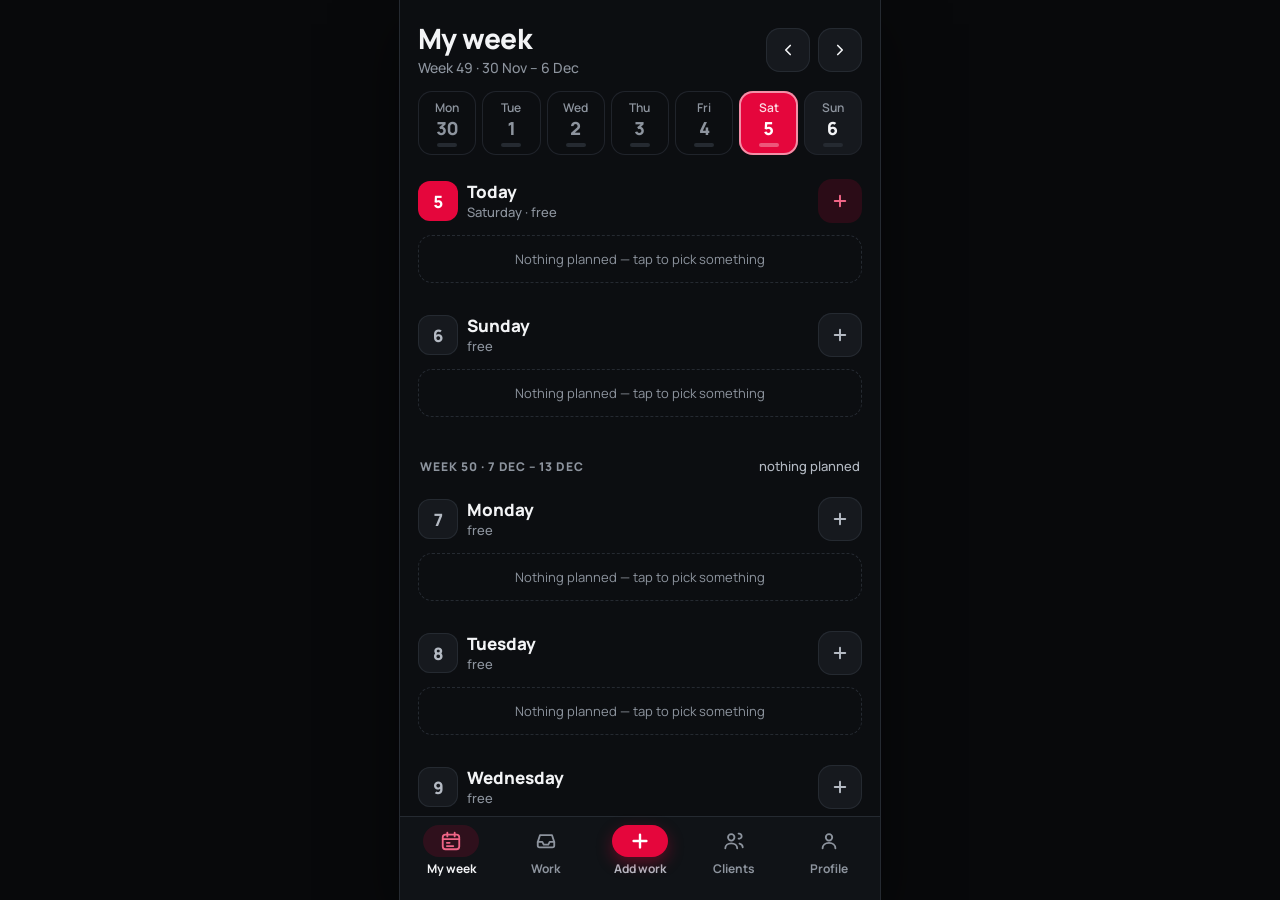
<file: index.html>
<!doctype html>
<html lang="en" data-theme="dark">
<head>
<meta charset="utf-8">
<!-- user-scalable=no: this is a phone app, and pinch-zoom over a fixed navbar
     only ever leaves people stranded half-zoomed. -->
<meta name="viewport" content="width=device-width, initial-scale=1, maximum-scale=1, user-scalable=no, viewport-fit=cover">
<meta name="theme-color" content="#0C0E11">
<meta name="description" content="MB app demo — incoming work in, a planned week out.">
<meta name="apple-mobile-web-app-capable" content="yes">
<meta name="apple-mobile-web-app-status-bar-style" content="black-translucent">
<title>MB app (demo)</title>
<link rel="manifest" href="manifest.webmanifest">
<link rel="icon" href="assets/icon.svg" type="image/svg+xml">
<link rel="apple-touch-icon" href="assets/icon.svg">
<link rel="preconnect" href="https://fonts.googleapis.com">
<link rel="preconnect" href="https://fonts.gstatic.com" crossorigin>
<link href="https://fonts.googleapis.com/css2?family=Manrope:wght@400;500;600;700;800&family=Montserrat:wght@700;800&display=swap" rel="stylesheet">
<link rel="stylesheet" href="style.css">
</head>
<body>

<div id="boot">
  <div class="bootMark">
    <i>MB</i>
    <span class="bootName">MB app<small>demo</small></span>
  </div>
</div>

<div id="app" hidden>

  <main id="main">

    <!-- ============ PAGE 1 — MY WEEK ============ -->
    <section class="page" data-page="week">
      <header class="hdr">
        <div class="hdrTop">
          <div class="hdrText">
            <h1 class="hdrTitle">My week</h1>
            <p class="hdrSub" data-role="weekLabel">—</p>
          </div>
          <div class="stepper">
            <button class="iconBtn" data-act="prevWeek" aria-label="Previous week">
              <svg viewBox="0 0 24 24" fill="none" stroke="currentColor" stroke-width="2.2" stroke-linecap="round" stroke-linejoin="round"><path d="M15 18l-6-6 6-6"/></svg>
            </button>
            <button class="iconBtn" data-act="nextWeek" aria-label="Next week">
              <svg viewBox="0 0 24 24" fill="none" stroke="currentColor" stroke-width="2.2" stroke-linecap="round" stroke-linejoin="round"><path d="M9 18l6-6-6-6"/></svg>
            </button>
          </div>
        </div>
        <!-- One button per day, built by the page: tap one to jump to it. -->
        <div class="weekStrip" data-role="weekStrip"></div>
        <!-- Floats over the list (see .todayJump) whenever another week is
             scrolled into view, so it never pushes the list around. -->
        <button class="todayJump" data-act="thisWeek" hidden>
          <svg viewBox="0 0 24 24" fill="none" stroke="currentColor" stroke-width="2.2" stroke-linecap="round" stroke-linejoin="round"><path d="M3 12h13M11 7l5 5-5 5M20 5v14"/></svg>
          Back to today
        </button>
      </header>

      <div class="body" data-role="weekBody"></div>
    </section>

    <!-- ============ PAGE 2 — WORK ============ -->
    <section class="page" data-page="work">
      <header class="hdr">
        <div class="hdrTop">
          <div class="hdrText">
            <h1 class="hdrTitle">Work</h1>
            <p class="hdrSub" data-role="workSub">—</p>
          </div>
        </div>

        <!-- Always out: searching is how you find the job someone is calling
             about, so it should not hide behind an icon. -->
        <div class="searchWrap">
          <svg class="searchIcon" viewBox="0 0 24 24" fill="none" stroke="currentColor" stroke-width="2.2" stroke-linecap="round"><circle cx="11" cy="11" r="7"/><path d="m20 20-3.5-3.5"/></svg>
          <input class="searchInp" data-role="search" type="search" placeholder="Title, client or place…" autocomplete="off" aria-label="Search work">
          <button class="searchClear" data-act="clearSearch" data-role="searchClear" aria-label="Clear search" hidden>&times;</button>
        </div>

        <!-- One chip per status, built by the page so the labels and colours
             only ever live in one place. -->
        <div class="filterRow" data-role="filters"></div>
      </header>

      <div class="body" data-role="workBody">
        <div class="sortRow">
          <span>Sorted by <b data-role="sortLabel">oldest first</b></span>
          <button class="iconBtn small" data-act="sort" aria-label="Change sorting">
            <svg viewBox="0 0 24 24" fill="none" stroke="currentColor" stroke-width="2.2" stroke-linecap="round"><path d="M4 7h16M7 12h10M10 17h4"/></svg>
          </button>
        </div>
        <div data-role="workList"></div>
      </div>
    </section>

    <!-- ============ PAGE 3 — ADD WORK ============ -->
    <section class="page" data-page="add">
      <header class="hdr">
        <div class="hdrTop">
          <div class="hdrText">
            <h1 class="hdrTitle">New job</h1>
            <p class="hdrSub">Only the title is needed</p>
          </div>
          <button class="iconBtn" data-act="resetForm" aria-label="Empty the form">
            <svg viewBox="0 0 24 24" fill="none" stroke="currentColor" stroke-width="2.2" stroke-linecap="round" stroke-linejoin="round"><path d="M3 5.5h18M8 5.5V3.5h8v2M6 5.5l1 14a2 2 0 0 0 2 1.9h6a2 2 0 0 0 2-1.9l1-14"/></svg>
          </button>
        </div>
      </header>

      <!-- Only the form scrolls; the save buttons stay pinned beneath it. -->
      <div class="body hasPinned" data-role="addBody">
        <div class="hint" data-role="addHint">
          <svg class="hintIcon" viewBox="0 0 24 24" fill="none" stroke="currentColor" stroke-width="2.2" stroke-linecap="round"><circle cx="12" cy="12" r="9"/><path d="M12 16.5v-5M12 8h.01"/></svg>
          <span>On the phone with someone? <b>The title is all you need.</b> Save it now and plan it straight away — anything else can be filled in later, or never.</span>
          <button class="hintClose" data-act="dismissHint" aria-label="Don't show this again">
            <svg viewBox="0 0 24 24" fill="none" stroke="currentColor" stroke-width="2.6" stroke-linecap="round"><path d="M6 6l12 12M18 6L6 18"/></svg>
          </button>
        </div>

        <div data-role="addForm"></div>
      </div>

      <div class="pinnedActions">
        <button class="btn primary" data-act="save">
          <svg viewBox="0 0 24 24" fill="none" stroke="currentColor" stroke-width="2.6" stroke-linecap="round" stroke-linejoin="round"><path d="M20 6 9 17l-5-5"/></svg>
          Save
        </button>
        <button class="btn outline" data-act="saveAndPlan">
          <svg viewBox="0 0 24 24" fill="none" stroke="currentColor" stroke-width="2.2" stroke-linecap="round"><rect x="3.5" y="5" width="17" height="16" rx="3"/><path d="M8 3v4M16 3v4M3.5 10h17"/></svg>
          Save &amp; plan it now
        </button>
      </div>
    </section>

    <!-- ============ PAGE 4 — CLIENTS ============ -->
    <section class="page" data-page="clients">
      <header class="hdr">
        <div class="hdrTop">
          <div class="hdrText">
            <h1 class="hdrTitle">Clients</h1>
            <p class="hdrSub" data-role="clientsSub">—</p>
          </div>
          <!-- The same picker a job uses: it searches and it can create one,
               so this page needs no search field of its own. -->
          <button class="iconBtn" data-act="openPicker" aria-label="Find or add a client">
            <svg viewBox="0 0 24 24" fill="none" stroke="currentColor" stroke-width="2.2" stroke-linecap="round"><circle cx="11" cy="11" r="7"/><path d="m20 20-3.5-3.5"/></svg>
          </button>
        </div>
      </header>

      <div class="body" data-role="clientsBody"></div>
    </section>

    <!-- ============ PAGE 5 — PROFILE ============ -->
    <section class="page" data-page="profile">
      <header class="hdr">
        <div class="hdrTop">
          <div class="hdrText">
            <h1 class="hdrTitle">Profile</h1>
            <p class="hdrSub">This demo, and your data</p>
          </div>
        </div>
      </header>

      <div class="body" data-role="profileBody"></div>
    </section>

  </main>

  <!-- ============ BOTTOM NAV (fixed, like Planium's) ============ -->
  <nav class="nav">
    <hr>
    <div class="navRow">
      <button class="navItem" data-goto="week">
        <svg viewBox="0 0 24 24" fill="none" stroke="currentColor" stroke-width="2" stroke-linecap="round" stroke-linejoin="round"><rect x="3" y="5" width="18" height="16" rx="3"/><path d="M8 3v4M16 3v4M3 10h18"/><path d="M7.5 14h3M7.5 17.5h7"/></svg>
        <p>My week</p>
      </button>
      <button class="navItem" data-goto="work">
        <span class="navBadge" data-role="workBadge" hidden></span>
        <svg viewBox="0 0 24 24" fill="none" stroke="currentColor" stroke-width="2" stroke-linecap="round" stroke-linejoin="round"><path d="M3 13h5l1.5 3h5L16 13h5"/><path d="M5.5 5.5h13L21 13v4a2 2 0 0 1-2 2H5a2 2 0 0 1-2-2v-4z"/></svg>
        <p>Work</p>
      </button>
      <div class="navCenter">
        <button class="plusBtn" data-goto="add" aria-label="Add work">
          <svg viewBox="0 0 24 24" fill="none" stroke="currentColor" stroke-width="2.6" stroke-linecap="round"><path d="M12 5v14M5 12h14"/></svg>
        </button>
        <p class="plusLbl">Add work</p>
      </div>
      <button class="navItem" data-goto="clients">
        <svg viewBox="0 0 24 24" fill="none" stroke="currentColor" stroke-width="2" stroke-linecap="round" stroke-linejoin="round"><circle cx="9" cy="8" r="3.5"/><path d="M2.5 20c0-3.3 2.9-5.5 6.5-5.5s6.5 2.2 6.5 5.5"/><path d="M17 9.5a2.8 2.8 0 1 0 0-5.5"/><path d="M18 14.8c2 .6 3.5 2 3.5 4"/></svg>
        <p>Clients</p>
      </button>
      <button class="navItem" data-goto="profile">
        <svg viewBox="0 0 24 24" fill="none" stroke="currentColor" stroke-width="2" stroke-linecap="round" stroke-linejoin="round"><circle cx="12" cy="8" r="3.5"/><path d="M5 20c0-3.5 3-6 7-6s7 2.5 7 6"/></svg>
        <p>Profile</p>
      </button>
    </div>
  </nav>
</div>

<!-- ============ SHEET HOST ============ -->
<div id="sheetHost" class="sheetHost" hidden>
  <div class="sheetBackdrop" data-act="closeSheet"></div>
  <div class="sheet" role="dialog" aria-modal="true"></div>
</div>

<div id="toast" class="toast" role="status"></div>


<!-- ======================================================
     TEMPLATES — every repeated block lives here; JS clones
     one and only fills in text, attributes and visibility.
     ====================================================== -->

<template id="tpl-capacity">
  <div class="card capCard">
    <div class="capTop">
      <div>
        <div class="capBig"><span data-role="planned">0u</span> <small>/ <span data-role="target">40u</span></small></div>
        <div class="capUnder" data-role="capUnder">planned this week</div>
      </div>
      <div class="capMeta"><span data-role="jobCount">0 jobs</span><br><span data-role="freeLabel">0u free</span></div>
    </div>
    <div class="bar">
      <i class="soft" data-role="barDone"></i>
      <i class="filled" data-role="barAhead"></i>
      <i class="over" data-role="barOver"></i>
    </div>
  </div>
</template>

<template id="tpl-nudge">
  <button class="nudge" data-goto="work">
    <span class="nIcon">
      <svg viewBox="0 0 24 24" fill="none" stroke="currentColor" stroke-width="2.2" stroke-linecap="round" stroke-linejoin="round"><path d="M12 9v4m0 3h.01"/><path d="M10.3 4.3 2.6 18A1.7 1.7 0 0 0 4.1 20.5h15.8A1.7 1.7 0 0 0 21.4 18L13.7 4.3a1.7 1.7 0 0 0-3 0z"/></svg>
    </span>
    <span class="nText">
      <b data-role="nudgeTitle">—</b>
      <small data-role="nudgeSub">—</small>
    </span>
    <span class="chev">
      <svg viewBox="0 0 24 24" fill="none" stroke="currentColor" stroke-width="2.4" stroke-linecap="round" stroke-linejoin="round"><path d="M9 18l6-6-6-6"/></svg>
    </span>
  </button>
</template>

<template id="tpl-sectionLabel">
  <div class="sectionLabel"><span data-role="label"></span><span class="plain" data-role="aside"></span></div>
</template>

<!-- A day on My week. Its header sticks to the top of the list while you
     scroll that day's cards, then the next day pushes it away. -->
<template id="tpl-day">
  <div class="day">
    <div class="dayHead">
      <div class="dayNum" data-role="num"></div>
      <div class="dayText">
        <div class="dayName" data-role="name"></div>
        <div class="dayLoad" data-role="load"></div>
      </div>
      <button class="dayAdd" data-act="addToDay" aria-label="Add work to this day">
        <svg viewBox="0 0 24 24" fill="none" stroke="currentColor" stroke-width="2.6" stroke-linecap="round"><path d="M12 5v14M5 12h14"/></svg>
      </button>
    </div>
    <div class="dayJobs" data-role="jobs"></div>
  </div>
</template>

<template id="tpl-weekJob">
  <button class="job">
    <span class="rail" data-role="rail"></span>
    <span class="time"><b data-role="start"></b><small data-role="end"></small></span>
    <span class="meat">
      <span class="topRow">
        <span class="jobTitle" data-role="title"></span>
      </span>
      <span class="sub">
        <span class="subBit" data-role="clientWrap">
          <svg viewBox="0 0 24 24" fill="none" stroke="currentColor" stroke-width="2"><circle cx="12" cy="8" r="3.5"/><path d="M5 20c0-3.5 3-6 7-6s7 2.5 7 6"/></svg>
          <span data-role="client"></span>
        </span>
        <span class="sep" data-role="sep">·</span>
        <span class="subBit place" data-role="locWrap">
          <svg viewBox="0 0 24 24" fill="none" stroke="currentColor" stroke-width="2"><path d="M12 21s7-6.3 7-11a7 7 0 1 0-14 0c0 4.7 7 11 7 11z"/><circle cx="12" cy="10" r="2.5"/></svg>
          <span data-role="location"></span>
        </span>
      </span>
      <span class="chips" data-role="chips"></span>
    </span>
  </button>
</template>

<!-- A day in the strip under the My week header. --load (set from JS) is how
     full the day is, as a percentage of a fifth of the working week. -->
<template id="tpl-stripDay">
  <button class="stripDay" data-act="jumpToDay">
    <b data-role="name"></b>
    <span data-role="num"></span>
    <i aria-hidden="true"></i>
  </button>
</template>

<template id="tpl-emptyDay">
  <button class="emptyDay" data-act="addToDay">Nothing planned — tap to pick something</button>
</template>

<template id="tpl-workCard">
  <div class="wcard">
    <span class="rail" data-role="rail"></span>
    <div class="meat">
      <button class="titleRow" data-act="open">
        <span class="wTitle" data-role="title"></span>
      </button>
      <p class="sub">
        <span class="subBit" data-role="clientWrap">
          <svg viewBox="0 0 24 24" fill="none" stroke="currentColor" stroke-width="2"><circle cx="12" cy="8" r="3.5"/><path d="M5 20c0-3.5 3-6 7-6s7 2.5 7 6"/></svg>
          <span data-role="client"></span>
        </span>
        <span class="sep" data-role="sep">·</span>
        <span class="subBit place" data-role="locWrap">
          <svg viewBox="0 0 24 24" fill="none" stroke="currentColor" stroke-width="2"><path d="M12 21s7-6.3 7-11a7 7 0 1 0-14 0c0 4.7 7 11 7 11z"/><circle cx="12" cy="10" r="2.5"/></svg>
          <span data-role="location"></span>
        </span>
      </p>
      <div class="chips" data-role="chips"></div>
      <div class="foot">
        <span class="age" data-role="age"></span>
        <button class="planBtn" data-act="plan" data-role="plan">Plan</button>
      </div>
    </div>
  </div>
</template>

<template id="tpl-pickJob">
  <button class="pickRow">
    <span class="pickMain">
      <span class="pickTitle" data-role="title"></span>
      <span class="pickSub" data-role="sub"></span>
    </span>
    <span class="pickChip" data-role="chip" hidden></span>
    <span class="pickPlus">
      <svg viewBox="0 0 24 24" fill="none" stroke="currentColor" stroke-width="2.6" stroke-linecap="round"><path d="M12 5v14M5 12h14"/></svg>
    </span>
  </button>
</template>

<template id="tpl-chip">
  <span class="chip"><span data-role="text"></span></span>
</template>

<!-- A chip that carries its own colour: a status, a priority or a custom tag.
     JS sets --tone as a CSS variable, so no hex ever lands in the markup. -->
<template id="tpl-tagChip">
  <span class="tagChip"><span data-role="text"></span></span>
</template>

<template id="tpl-emptyState">
  <div class="emptyState">
    <svg viewBox="0 0 24 24" fill="none" stroke="currentColor" stroke-width="1.6" stroke-linecap="round" stroke-linejoin="round"><path d="M3 13h5l1.5 3h5L16 13h5"/><path d="M5.5 5.5h13L21 13v4a2 2 0 0 1-2 2H5a2 2 0 0 1-2-2v-4z"/></svg>
    <p data-role="title">Nothing here</p>
    <small data-role="sub"></small>
  </div>
</template>

<!-- the job form, shared by the Add page and the edit sheet -->
<template id="tpl-jobForm">
  <div class="jobForm">
    <div class="field">
      <p class="lbl">What needs doing <span class="req">*</span></p>
      <input class="inp big" data-role="title" placeholder="e.g. Boiler making noise, no hot water" autocomplete="off">
      <p class="errNote" data-role="titleErr" hidden>Give it a title — that is the one thing we need.</p>
    </div>

    <div class="field">
      <p class="lbl">Status</p>
      <button class="pickerRow" data-act="pickStatus">
        <span class="tagChip" data-role="statusChip"><span data-role="statusText"></span></span>
        <span class="pickerHint" data-role="statusHint"></span>
        <svg viewBox="0 0 24 24" fill="none" stroke="currentColor" stroke-width="2.2" stroke-linecap="round" stroke-linejoin="round"><path d="M9 18l6-6-6-6"/></svg>
      </button>
    </div>

    <div class="field">
      <p class="lbl">Tags <span class="opt">optional</span></p>
      <div class="tagRow" data-role="tagRow"></div>
    </div>

    <div class="field">
      <p class="lbl">Client <span class="opt">optional</span></p>
      <button class="clientPick" data-act="pickClient" data-role="clientPicked" hidden>
        <span class="avatar" data-role="clientInitials"></span>
        <span class="clientText">
          <b data-role="clientName"></b>
          <small data-role="clientMeta"></small>
        </span>
        <span class="x" data-act="clearClient" role="button" aria-label="Unlink client">&times;</span>
      </button>
      <button class="clientEmpty" data-act="pickClient" data-role="clientEmpty">
        <svg viewBox="0 0 24 24" fill="none" stroke="currentColor" stroke-width="2.2" stroke-linecap="round"><circle cx="12" cy="8" r="3.5"/><path d="M5 20c0-3.5 3-6 7-6s7 2.5 7 6"/></svg>
        Link a client
      </button>
    </div>

    <div class="field">
      <p class="lbl">Where <span class="opt">optional</span></p>
      <input class="inp" data-role="location" placeholder="Street, number, city" autocomplete="off">
      <p class="inpNote" data-role="locNote" hidden>
        <svg viewBox="0 0 24 24" fill="none" stroke="currentColor" stroke-width="2.6" stroke-linecap="round" stroke-linejoin="round"><path d="M20 6 9 17l-5-5"/></svg>
        Taken from the client — change it for a one-off address
      </p>
    </div>

    <div class="field">
      <p class="lbl">How long will it take <span class="opt">optional</span></p>
      <div class="quick" data-role="estChips">
        <button class="qchip" data-min="30">30m</button>
        <button class="qchip" data-min="60">1u</button>
        <button class="qchip" data-min="120">2u</button>
        <button class="qchip" data-min="240">4u</button>
        <button class="qchip" data-min="480">1 day</button>
        <button class="qchip" data-min="custom">Other…</button>
      </div>
      <!-- text + inputmode, not type=number: a number input throws away a
           comma, and these users write 3,5 rather than 3.5 -->
      <div class="customRow" data-role="estCustom" hidden>
        <input class="inp" data-role="estHours" type="text" inputmode="decimal" autocomplete="off" placeholder="Hours, e.g. 3,5">
        <span class="unit">hours</span>
      </div>
    </div>

    <div class="field">
      <p class="lbl">Finish before <span class="opt">optional</span></p>
      <div class="quick" data-role="dlChips">
        <button class="qchip" data-dl="today">Today</button>
        <button class="qchip" data-dl="tomorrow">Tomorrow</button>
        <button class="qchip" data-dl="week">This week</button>
        <button class="qchip" data-dl="pick">Pick a date</button>
        <button class="qchip on" data-dl="none">No rush</button>
      </div>
      <div class="customRow" data-role="dlCustom" hidden>
        <input class="inp" data-role="dlDate" type="date">
      </div>
    </div>

    <div class="field">
      <p class="lbl">How urgent</p>
      <div class="seg" data-role="prioSeg">
        <button data-p="low">Low</button>
        <button data-p="normal" class="on">Normal</button>
        <button data-p="high">High</button>
        <button data-p="urgent">Urgent</button>
      </div>
    </div>

    <div class="field">
      <p class="lbl">Notes <span class="opt">optional</span></p>
      <textarea class="inp" data-role="notes" rows="3" placeholder="Anything the caller said — gate code, who to ask for, parts needed…"></textarea>
    </div>
  </div>
</template>

<!-- sheets -->
<template id="tpl-sheetShell">
  <div class="sheetInner">
    <div class="grabber"></div>
    <div class="sheetHead">
      <h2 data-role="title"></h2>
      <button class="iconBtn" data-act="closeSheet" aria-label="Close">
        <svg viewBox="0 0 24 24" fill="none" stroke="currentColor" stroke-width="2.4" stroke-linecap="round"><path d="M6 6l12 12M18 6L6 18"/></svg>
      </button>
    </div>
    <p class="sheetSub" data-role="sub" hidden></p>
    <div class="sheetBody" data-role="body"></div>
  </div>
</template>

<template id="tpl-planSheet">
  <div class="planSheet">
    <p class="planJob" data-role="jobTitle"></p>

    <div class="field">
      <div class="weekNav">
        <button class="iconBtn small" data-act="planPrevWeek" aria-label="Previous week">
          <svg viewBox="0 0 24 24" fill="none" stroke="currentColor" stroke-width="2.2" stroke-linecap="round" stroke-linejoin="round"><path d="M15 18l-6-6 6-6"/></svg>
        </button>
        <span class="weekNavLabel" data-role="planWeekLabel"></span>
        <button class="iconBtn small" data-act="planNextWeek" aria-label="Next week">
          <svg viewBox="0 0 24 24" fill="none" stroke="currentColor" stroke-width="2.2" stroke-linecap="round" stroke-linejoin="round"><path d="M9 18l6-6-6-6"/></svg>
        </button>
      </div>
      <div class="dayChips" data-role="dayChips"></div>
    </div>

    <div class="twoCol">
      <div class="field">
        <p class="lbl">Start <span class="opt">optional</span></p>
        <input class="inp" data-role="start" type="time" step="900">
      </div>
      <div class="field">
        <p class="lbl">Takes <span class="opt">optional</span></p>
        <div class="customRow">
          <input class="inp" data-role="hours" type="text" inputmode="decimal" autocomplete="off" placeholder="—">
          <span class="unit">h</span>
        </div>
      </div>
    </div>

    <div class="field">
      <p class="lbl">That day so far</p>
      <div class="dayPreview" data-role="preview"></div>
    </div>

    <p class="clashNote" data-role="clash" hidden>
      <svg viewBox="0 0 24 24" fill="none" stroke="currentColor" stroke-width="2.2" stroke-linecap="round" stroke-linejoin="round"><path d="M12 9v4m0 3h.01"/><path d="M10.3 4.3 2.6 18A1.7 1.7 0 0 0 4.1 20.5h15.8A1.7 1.7 0 0 0 21.4 18L13.7 4.3a1.7 1.7 0 0 0-3 0z"/></svg>
      <span data-role="clashText"></span>
    </p>

    <div class="actions">
      <button class="btn primary" data-act="confirmPlan">
        <svg viewBox="0 0 24 24" fill="none" stroke="currentColor" stroke-width="2.6" stroke-linecap="round" stroke-linejoin="round"><path d="M20 6 9 17l-5-5"/></svg>
        <span data-role="planBtnLabel">Put it in the week</span>
      </button>
    </div>
  </div>
</template>

<template id="tpl-previewRow">
  <div class="previewRow">
    <span class="previewTime" data-role="time"></span>
    <span class="previewTitle" data-role="title"></span>
  </div>
</template>

<template id="tpl-dayChip">
  <button class="dayChip">
    <b data-role="name"></b>
    <small data-role="date"></small>
    <i data-role="load"></i>
  </button>
</template>

<template id="tpl-jobSheet">
  <div class="jobSheet">
    <div class="schedBlock" data-role="sched">
      <p class="schedLabel" data-role="schedLabel">In the week</p>
      <p class="schedWhen" data-role="schedWhen">—</p>
      <button class="btn primary schedMain" data-act="replan" data-role="replanBtn">
        <svg viewBox="0 0 24 24" fill="none" stroke="currentColor" stroke-width="2.2" stroke-linecap="round"><rect x="3.5" y="5" width="17" height="16" rx="3"/><path d="M8 3v4M16 3v4M3.5 10h17"/></svg>
        <span data-role="replanLabel">Put it in the week</span>
      </button>
      <div class="rowBtns" data-role="plannedBtns" hidden>
        <button class="btn quiet" data-act="toggleDone">
          <svg viewBox="0 0 24 24" fill="none" stroke="currentColor" stroke-width="2.4" stroke-linecap="round" stroke-linejoin="round"><path d="M20 6 9 17l-5-5"/></svg>
          <span data-role="doneLabel">Mark done</span>
        </button>
        <button class="btn quiet" data-act="unplan">
          <svg viewBox="0 0 24 24" fill="none" stroke="currentColor" stroke-width="2.2" stroke-linecap="round" stroke-linejoin="round"><path d="M5 5l14 14"/><rect x="3.5" y="5" width="17" height="16" rx="3"/></svg>
          Take out again
        </button>
      </div>
    </div>

    <div class="jobSheetMeta" data-role="meta"></div>
    <div data-role="form"></div>

    <div class="actions">
      <button class="btn primary" data-act="saveJob">
        <svg viewBox="0 0 24 24" fill="none" stroke="currentColor" stroke-width="2.6" stroke-linecap="round" stroke-linejoin="round"><path d="M20 6 9 17l-5-5"/></svg>
        Save changes
      </button>
      <button class="btn danger" data-act="deleteJob">
        <svg viewBox="0 0 24 24" fill="none" stroke="currentColor" stroke-width="2.2" stroke-linecap="round" stroke-linejoin="round"><path d="M3 5.5h18M8 5.5V3.5h8v2M6 5.5l1 14a2 2 0 0 0 2 1.9h6a2 2 0 0 0 2-1.9l1-14"/></svg>
        Delete job
      </button>
    </div>
  </div>
</template>

<!-- pick one of the five statuses -->
<template id="tpl-statusSheet">
  <div class="statusSheet" data-role="list"></div>
</template>

<template id="tpl-statusRow">
  <button class="statusRow">
    <span class="statusDot" data-role="dot"></span>
    <span class="statusText">
      <b data-role="label"></b>
      <small data-role="hint"></small>
    </span>
    <span class="menuMark" data-role="mark" hidden>
      <svg viewBox="0 0 24 24" fill="none" stroke="currentColor" stroke-width="2.6" stroke-linecap="round" stroke-linejoin="round"><path d="M20 6 9 17l-5-5"/></svg>
    </span>
  </button>
</template>

<!-- tags: tick the ones that apply, or make a new one -->
<template id="tpl-tagSheet">
  <div class="tagSheet">
    <div class="tagPickList" data-role="list"></div>

    <button class="detailsToggle" data-act="toggleNewTag">
      <span data-role="newLabel">Make a new tag</span>
      <svg viewBox="0 0 24 24" fill="none" stroke="currentColor" stroke-width="2.2" stroke-linecap="round" stroke-linejoin="round"><path d="M6 9l6 6 6-6"/></svg>
    </button>

    <div data-role="newWrap" hidden>
      <div class="field">
        <p class="lbl">Name <span class="req">*</span></p>
        <input class="inp" data-role="newName" placeholder="e.g. Needs parts" autocomplete="off">
        <p class="errNote" data-role="newErr" hidden>Give the tag a name.</p>
      </div>
      <div class="field">
        <p class="lbl">Colour</p>
        <div class="swatchRow" data-role="swatches"></div>
      </div>
      <div class="actions">
        <button class="btn primary" data-act="createTag">
          <svg viewBox="0 0 24 24" fill="none" stroke="currentColor" stroke-width="2.6" stroke-linecap="round"><path d="M12 5v14M5 12h14"/></svg>
          Add this tag
        </button>
      </div>
    </div>
  </div>
</template>

<template id="tpl-tagPickRow">
  <div class="tagPickRow">
    <button class="tagPickMain" data-act="toggleTag">
      <span class="statusDot" data-role="dot"></span>
      <span class="tagPickName" data-role="name"></span>
      <span class="menuMark" data-role="mark" hidden>
        <svg viewBox="0 0 24 24" fill="none" stroke="currentColor" stroke-width="2.6" stroke-linecap="round" stroke-linejoin="round"><path d="M20 6 9 17l-5-5"/></svg>
      </span>
    </button>
    <button class="tagPickDrop" data-act="deleteTag" aria-label="Delete this tag">
      <svg viewBox="0 0 24 24" fill="none" stroke="currentColor" stroke-width="2.2" stroke-linecap="round" stroke-linejoin="round"><path d="M3 5.5h18M8 5.5V3.5h8v2M6 5.5l1 14a2 2 0 0 0 2 1.9h6a2 2 0 0 0 2-1.9l1-14"/></svg>
    </button>
  </div>
</template>

<template id="tpl-swatch">
  <button class="swatch" data-act="pickColour"><span data-role="fill"></span></button>
</template>

<template id="tpl-clientSheet">
  <div class="clientSheet">
    <div class="searchWrap bare">
      <svg class="searchIcon" viewBox="0 0 24 24" fill="none" stroke="currentColor" stroke-width="2.2" stroke-linecap="round"><circle cx="11" cy="11" r="7"/><path d="m20 20-3.5-3.5"/></svg>
      <input class="searchInp" data-role="search" type="search" placeholder="Search, or type a new name…" autocomplete="off">
    </div>
    <button class="newClientRow" data-act="newClient" hidden>
      <span class="avatar plus">+</span>
      <span class="clientText"><b>Add “<span data-role="newName"></span>”</b><small>fill in their details next</small></span>
    </button>
    <div class="clientList" data-role="list"></div>
  </div>
</template>

<!-- Adding a client asks for the address straight away, rather than quietly
     creating a name with nothing attached to it. -->
<template id="tpl-newClientSheet">
  <div class="newClientSheet">
    <div class="field">
      <p class="lbl">Name <span class="req">*</span></p>
      <input class="inp big" data-role="name" autocomplete="off">
      <p class="errNote" data-role="nameErr" hidden>A client needs a name.</p>
    </div>
    <div class="field">
      <p class="lbl">Address <span class="opt">optional</span></p>
      <input class="inp" data-role="where" placeholder="Street, number, city" autocomplete="off">
      <p class="inpNote plain">Jobs for this client start with this address filled in.</p>
    </div>
    <div class="actions">
      <button class="btn primary" data-act="saveNewClient">
        <svg viewBox="0 0 24 24" fill="none" stroke="currentColor" stroke-width="2.6" stroke-linecap="round" stroke-linejoin="round"><path d="M20 6 9 17l-5-5"/></svg>
        Add client
      </button>
    </div>
  </div>
</template>

<template id="tpl-clientRow">
  <button class="clientRow">
    <span class="avatar" data-role="initials"></span>
    <span class="clientText">
      <b data-role="name"></b>
      <small data-role="meta"></small>
    </span>
  </button>
</template>

<template id="tpl-prevWork">
  <button class="prevWork" data-act="openArchive">
    <span class="prevIcon">
      <svg viewBox="0 0 24 24" fill="none" stroke="currentColor" stroke-width="2.1" stroke-linecap="round" stroke-linejoin="round"><path d="M3 7.5h18M5.5 7.5v11a2 2 0 0 0 2 2h9a2 2 0 0 0 2-2v-11"/><path d="M9 7.5V5a2 2 0 0 1 2-2h2a2 2 0 0 1 2 2v2.5"/><path d="M9.5 13.5l1.8 1.8 3.4-3.4"/></svg>
    </span>
    <span class="prevText">
      <b>Previous work</b>
      <small data-role="prevSub">—</small>
    </span>
    <svg class="prevChev" viewBox="0 0 24 24" fill="none" stroke="currentColor" stroke-width="2.2" stroke-linecap="round" stroke-linejoin="round"><path d="M9 18l6-6-6-6"/></svg>
  </button>
</template>

<template id="tpl-clientCard">
  <button class="clientCard">
    <span class="avatar" data-role="initials"></span>
    <span class="clientCardText">
      <b data-role="name"></b>
      <small data-role="where" hidden></small>
      <span class="clientCardStats" data-role="stats"></span>
    </span>
    <span class="clientCardOpen" data-role="openCount" hidden></span>
    <svg class="prevChev" viewBox="0 0 24 24" fill="none" stroke="currentColor" stroke-width="2.2" stroke-linecap="round" stroke-linejoin="round"><path d="M9 18l6-6-6-6"/></svg>
  </button>
</template>

<template id="tpl-addClient">
  <button class="clientEmpty" data-act="openPicker">
    <svg viewBox="0 0 24 24" fill="none" stroke="currentColor" stroke-width="2.4" stroke-linecap="round"><path d="M12 5v14M5 12h14"/></svg>
    Find or add a client
  </button>
</template>

<template id="tpl-jobLine">
  <button class="jobLine">
    <span class="jobLineMain">
      <span class="jobLineTitle" data-role="title"></span>
      <span class="jobLineSub" data-role="sub"></span>
    </span>
    <span class="jobLineAside" data-role="aside"></span>
  </button>
</template>

<template id="tpl-clientDetail">
  <div class="clientDetail">
    <div class="clientStatRow">
      <span class="clientStat"><b data-role="statDone">0</b><small>done</small></span>
      <span class="clientStat"><b data-role="statHours">0u</b><small>worked</small></span>
      <span class="clientStat"><b data-role="statOpen">0</b><small>open</small></span>
    </div>
    <p class="clientAddress" data-role="address" hidden></p>

    <button class="btn primary" data-act="addForClient">
      <svg viewBox="0 0 24 24" fill="none" stroke="currentColor" stroke-width="2.6" stroke-linecap="round"><path d="M12 5v14M5 12h14"/></svg>
      New job for this client
    </button>

    <div data-role="lists"></div>

    <button class="detailsToggle" data-act="toggleClientEdit">
      <span data-role="editLabel">Change name or address</span>
      <svg viewBox="0 0 24 24" fill="none" stroke="currentColor" stroke-width="2.2" stroke-linecap="round" stroke-linejoin="round"><path d="M6 9l6 6 6-6"/></svg>
    </button>
    <div data-role="editWrap" hidden>
      <div class="field">
        <p class="lbl">Name <span class="req">*</span></p>
        <input class="inp" data-role="editName" autocomplete="off">
        <p class="errNote" data-role="nameErr" hidden>A client needs a name.</p>
      </div>
      <div class="field">
        <p class="lbl">Address <span class="opt">optional</span></p>
        <input class="inp" data-role="editWhere" placeholder="Street, number, city" autocomplete="off">
      </div>
      <div class="actions">
        <button class="btn primary" data-act="saveClient">
          <svg viewBox="0 0 24 24" fill="none" stroke="currentColor" stroke-width="2.6" stroke-linecap="round" stroke-linejoin="round"><path d="M20 6 9 17l-5-5"/></svg>
          Save client
        </button>
      </div>
    </div>
  </div>
</template>

<template id="tpl-archiveSheet">
  <div class="archiveSheet">
    <div class="searchWrap bare">
      <svg class="searchIcon" viewBox="0 0 24 24" fill="none" stroke="currentColor" stroke-width="2.2" stroke-linecap="round"><circle cx="11" cy="11" r="7"/><path d="m20 20-3.5-3.5"/></svg>
      <input class="searchInp" data-role="search" type="search" placeholder="Search finished work…" autocomplete="off">
    </div>
    <div data-role="list"></div>
  </div>
</template>

<!-- profile -->
<template id="tpl-profileCard">
  <div class="profileCard">
    <span class="profileAvatar">MB</span>
    <span class="profileText">
      <b data-role="name">MB app</b>
      <small data-role="sub">demo — everything is stored on this device</small>
    </span>
  </div>
</template>

<template id="tpl-statRow">
  <div class="statRow">
    <span class="clientStat"><b data-role="a">0</b><small data-role="aLbl"></small></span>
    <span class="clientStat"><b data-role="b">0</b><small data-role="bLbl"></small></span>
    <span class="clientStat"><b data-role="c">0</b><small data-role="cLbl"></small></span>
  </div>
</template>

<template id="tpl-menuSheet">
  <div class="menuSheet" data-role="list"></div>
</template>

<template id="tpl-menuRow">
  <button class="menuRow">
    <span class="menuText"><b data-role="label"></b><small data-role="sub"></small></span>
    <span class="menuMark" data-role="mark" hidden>
      <svg viewBox="0 0 24 24" fill="none" stroke="currentColor" stroke-width="2.6" stroke-linecap="round" stroke-linejoin="round"><path d="M20 6 9 17l-5-5"/></svg>
    </span>
    <svg class="menuChev" data-role="chev" viewBox="0 0 24 24" fill="none" stroke="currentColor" stroke-width="2.2" stroke-linecap="round" stroke-linejoin="round"><path d="M9 18l6-6-6-6"/></svg>
  </button>
</template>

<template id="tpl-weekTargetSheet">
  <div class="targetSheet">
    <div class="field">
      <p class="lbl">Hours in a working week</p>
      <div class="customRow">
        <input class="inp big" data-role="hours" type="text" inputmode="decimal" autocomplete="off" placeholder="40">
        <span class="unit">hours</span>
      </div>
      <p class="inpNote plain" data-role="note">The bar at the top of My week fills up against this.</p>
      <p class="errNote" data-role="err" hidden>Give a number of hours between 1 and 168.</p>
    </div>
    <div class="actions">
      <button class="btn primary" data-act="saveTarget">
        <svg viewBox="0 0 24 24" fill="none" stroke="currentColor" stroke-width="2.6" stroke-linecap="round" stroke-linejoin="round"><path d="M20 6 9 17l-5-5"/></svg>
        Save
      </button>
    </div>
  </div>
</template>

<template id="tpl-exportSheet">
  <div class="exportSheet">
    <p class="exportIntro">Everything this app has stored on your device, as one file. Send it over and it can be loaded onto a real account later.</p>
    <div data-role="stats"></div>
    <div class="actions">
      <button class="btn primary" data-act="downloadExport">
        <svg viewBox="0 0 24 24" fill="none" stroke="currentColor" stroke-width="2.2" stroke-linecap="round" stroke-linejoin="round"><path d="M12 3v12M7.5 10.5 12 15l4.5-4.5"/><path d="M4 20h16"/></svg>
        Download the file
      </button>
      <button class="btn quiet" data-act="copyExport">
        <svg viewBox="0 0 24 24" fill="none" stroke="currentColor" stroke-width="2.2" stroke-linecap="round" stroke-linejoin="round"><rect x="8.5" y="8.5" width="12" height="12" rx="2.5"/><path d="M15.5 5.5H6A2.5 2.5 0 0 0 3.5 8v9.5"/></svg>
        Copy it instead
      </button>
    </div>
    <p class="exportName" data-role="filename"></p>
  </div>
</template>

<template id="tpl-confirmSheet">
  <div class="confirmSheet">
    <p data-role="text"></p>
    <div class="actions">
      <button class="btn danger strong" data-act="confirmYes" data-role="yes">Yes, do it</button>
      <button class="btn quiet" data-act="closeSheet">Cancel</button>
    </div>
  </div>
</template>

<script src="src/util.js"></script>
<script src="src/store.js"></script>
<script src="src/chips.js"></script>
<script src="src/sheets.js"></script>
<script src="src/jobform.js"></script>
<script src="src/pages/week.js"></script>
<script src="src/pages/work.js"></script>
<script src="src/pages/add.js"></script>
<script src="src/pages/clients.js"></script>
<script src="src/pages/profile.js"></script>
<script src="src/app.js"></script>
</body>
</html>
</file>
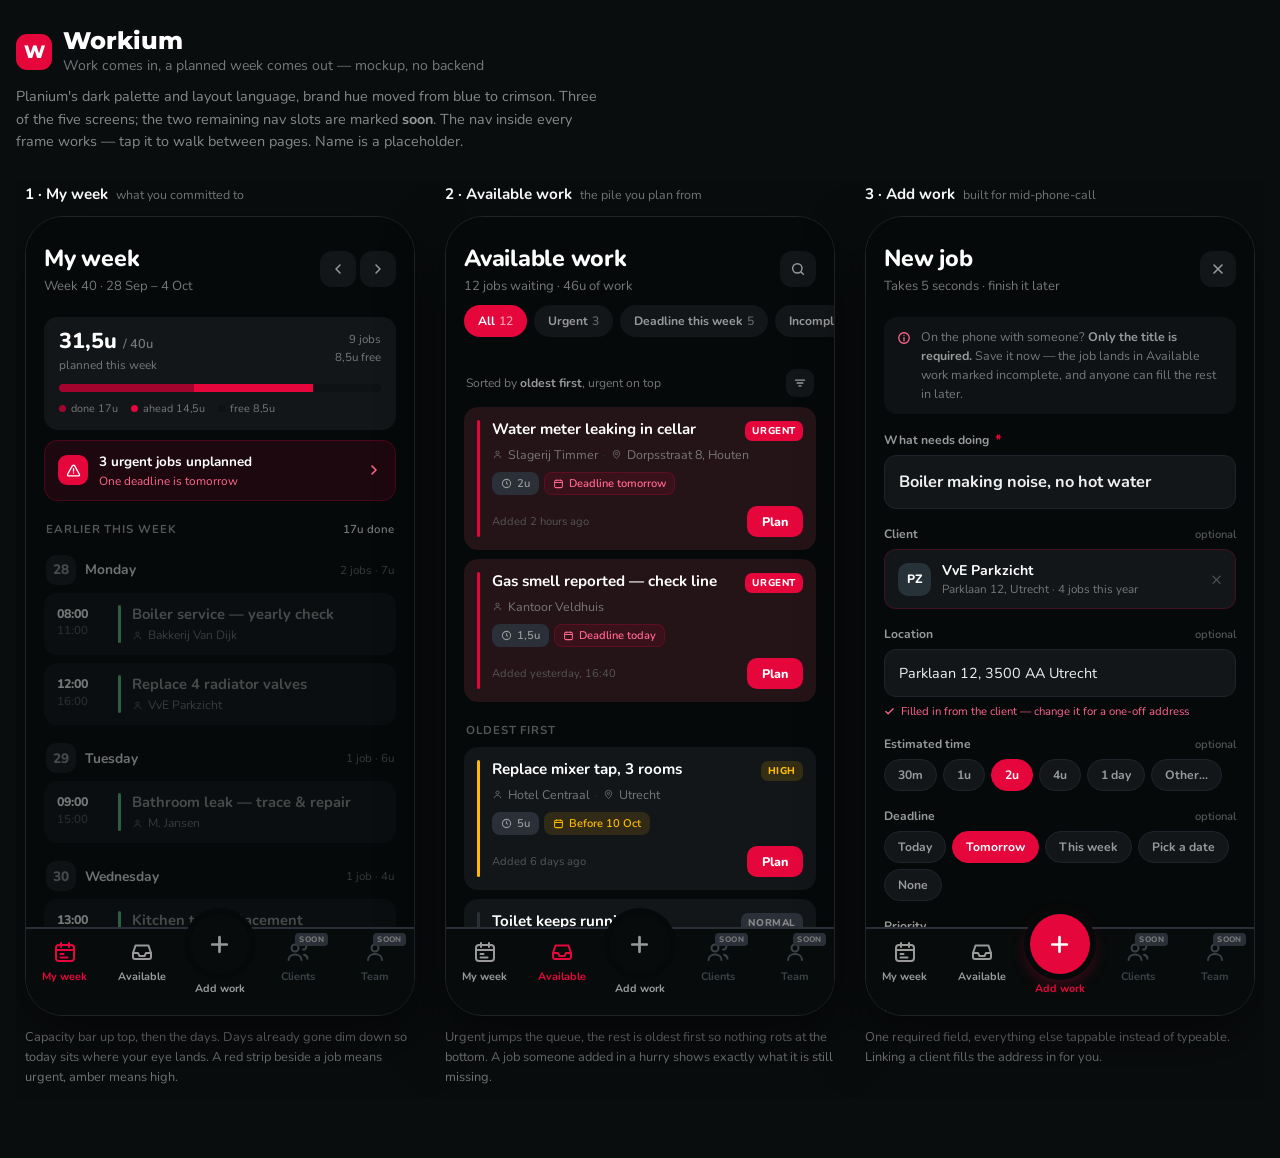
<file: mockup.html>
<!doctype html>
<html lang="en" data-theme="dark">
<head>
<meta charset="utf-8">
<meta name="viewport" content="width=device-width, initial-scale=1">
<title>Workium — Mockup</title>
<link rel="preconnect" href="https://fonts.googleapis.com">
<link rel="preconnect" href="https://fonts.gstatic.com" crossorigin>
<link href="https://fonts.googleapis.com/css2?family=Nunito:wght@400;600;700;800&family=Montserrat:wght@700;800&display=swap" rel="stylesheet">
<style>
/* ============================================================
   Palette — same roles as Planium's style.css, brand hue moved
   from blue (#0659E5) to a crimson red at the same saturation
   and lightness. Everything else is Planium's dark ramp.
   ============================================================ */
:root{
  color-scheme: dark;

  --bg-app:#050909;
  --bg-deep:#070B0B;
  --bg-inset:#0E1214;
  --bg-card:#131619;
  --bg-raised:#1a1f25;
  --bg-slate:#263238;
  --bg-chip:#2B3038;
  --bg-selected:#241317;
  --divider:#1a1414;

  --text-bright:#ffffff;
  --text-primary:#f0f0f0;
  --text-secondary:#999999;
  --text-muted:#888888;
  --text-dim:#777777;
  --text-faint:#555555;
  --text-ghost:#333333;

  /* accent (brand red) */
  --accent:#E5063C;
  --accent-deep:#A3042D;
  --accent-soft:#FF668C;
  --accent-tint:rgba(229,6,60,.10);
  --accent-line:rgba(229,6,60,.22);

  --warning:#FFBB00;
  --orange:#FF9500;
  --success:#5ECB7F;
  --success-tint:rgba(94,203,127,.14);

  --board-bg:#0a0d0e;
  --frame-edge:#1f2429;
}

*{box-sizing:border-box}
html,body{margin:0}
body{
  background:var(--board-bg);
  color:var(--text-primary);
  font-family:'Nunito',sans-serif;
  -webkit-font-smoothing:antialiased;
}

/* ---------- board chrome ---------- */
.board{padding:28px 16px 60px}
.boardHead{max-width:1280px;margin:0 auto 26px;display:flex;flex-direction:column;gap:10px}
.brandRow{display:flex;align-items:center;gap:11px}
.brandMark{
  width:36px;height:36px;border-radius:11px;display:grid;place-items:center;
  background:var(--accent);color:#fff;font-family:'Montserrat',sans-serif;font-weight:800;font-size:1.1rem;
}
.brandName{font-family:'Montserrat',sans-serif;font-weight:800;font-size:1.5rem;margin:0;color:var(--text-bright);line-height:1.1}
.brandTag{margin:2px 0 0;color:var(--text-dim);font-size:.88rem}
.boardNote{margin:0;color:var(--text-muted);font-size:.9rem;max-width:66ch;line-height:1.55}
.boardNote b{color:var(--text-secondary)}

.frames{
  display:flex;gap:30px;justify-content:center;align-items:flex-start;
  overflow-x:auto;padding:6px 2px 10px;
}
.frameWrap{flex:0 0 auto;width:390px;display:flex;flex-direction:column;gap:12px}
.frameLabel{display:flex;align-items:baseline;gap:8px}
.frameLabel b{font-size:.95rem;color:var(--text-bright)}
.frameLabel span{font-size:.78rem;color:var(--text-dim)}
.frameCap{margin:0;font-size:.8rem;color:var(--text-dim);line-height:1.55}

/* ---------- phone frame ---------- */
.frame{
  position:relative;width:390px;height:800px;border-radius:38px;
  border:1px solid var(--frame-edge);background:var(--bg-app);overflow:hidden;
  box-shadow:0 24px 60px rgba(0,0,0,.55);
}
.screen{position:absolute;inset:0;display:flex;flex-direction:column}
.page{display:none;flex:1;min-height:0;flex-direction:column}
.frame[data-page="week"]  .page[data-name="week"],
.frame[data-page="avail"] .page[data-name="avail"],
.frame[data-page="add"]   .page[data-name="add"]{display:flex}

/* ---------- page header ---------- */
.hdr{padding:26px 18px 12px;background:var(--bg-app);flex:0 0 auto}
.hdrTop{display:flex;align-items:center;justify-content:space-between;gap:10px}
.hdrTitle{margin:0;font-size:1.45rem;font-weight:800;color:var(--text-bright);letter-spacing:-.01em}
.hdrSub{margin:3px 0 0;font-size:.82rem;color:var(--text-dim)}
.iconBtn{
  width:36px;height:36px;border-radius:12px;border:none;background:var(--bg-card);
  color:var(--text-secondary);display:grid;place-items:center;cursor:pointer;flex:0 0 auto;
}
.iconBtn:hover{color:var(--text-bright);background:var(--bg-raised)}
.stepper{display:flex;align-items:center;gap:4px}

/* ---------- scroll body ---------- */
.body{flex:1 1 auto;min-height:0;overflow-y:auto;padding:4px 18px 118px;scrollbar-width:none}
.body::-webkit-scrollbar{display:none}

/* ---------- generic bits ---------- */
.card{background:var(--bg-card);border-radius:14px}
.chip{
  display:inline-flex;align-items:center;gap:5px;padding:4px 9px;border-radius:8px;
  background:var(--bg-chip);color:var(--text-secondary);font-size:.7rem;font-weight:600;white-space:nowrap;
}
.chip svg{width:11px;height:11px;flex:0 0 auto}
.chip.accent{background:var(--accent-tint);color:var(--accent-soft);box-shadow:inset 0 0 0 1px var(--accent-line)}
.chip.warn{background:rgba(255,187,0,.12);color:var(--warning)}
.chip.ok{background:var(--success-tint);color:var(--success)}
.chip.ghost{background:transparent;color:var(--text-faint);box-shadow:inset 0 0 0 1px #20262c}
.sectionLabel{
  display:flex;align-items:center;justify-content:space-between;
  margin:20px 2px 9px;font-size:.72rem;font-weight:700;letter-spacing:.08em;
  text-transform:uppercase;color:var(--text-faint);
}
.sectionLabel .plain{letter-spacing:0;text-transform:none;font-weight:600;color:var(--text-dim)}

/* ---------- page 1 : my week ---------- */
.capCard{padding:14px 15px;margin-top:6px}
.capTop{display:flex;align-items:flex-start;justify-content:space-between;margin-bottom:11px}
.capBig{font-size:1.35rem;font-weight:800;color:var(--text-bright);line-height:1}
.capBig small{font-size:.8rem;font-weight:600;color:var(--text-dim)}
.capUnder{font-size:.74rem;color:var(--text-dim);margin-top:4px}
.capMeta{font-size:.72rem;color:var(--text-dim);text-align:right;line-height:1.5}
.bar{height:8px;border-radius:5px;background:var(--bg-inset);overflow:hidden;display:flex}
.bar i{display:block;height:100%}
.bar i.filled{background:var(--accent)}
.bar i.soft{background:var(--accent-deep)}
.capLegend{display:flex;gap:13px;margin-top:9px;font-size:.68rem;color:var(--text-dim)}
.capLegend span{display:flex;align-items:center;gap:5px}
.dot{width:7px;height:7px;border-radius:50%;display:inline-block;flex:0 0 auto}

.nudge{
  display:flex;align-items:center;gap:11px;padding:12px 14px;margin-top:10px;border-radius:14px;
  background:var(--accent-tint);box-shadow:inset 0 0 0 1px var(--accent-line);cursor:pointer;
}
.nudge .nIcon{width:30px;height:30px;border-radius:9px;background:var(--accent);color:#fff;display:grid;place-items:center;flex:0 0 auto}
.nudge p{margin:0;font-size:.84rem;font-weight:700;color:var(--text-bright)}
.nudge small{display:block;font-weight:400;color:var(--accent-soft);font-size:.74rem;margin-top:2px}
.nudge .chev{margin-left:auto;color:var(--accent-soft);display:flex}

.day{margin-top:18px}
.dayHead{display:flex;align-items:center;gap:9px;margin:0 2px 8px}
.dayNum{
  width:30px;height:30px;border-radius:10px;background:var(--bg-raised);color:var(--text-secondary);
  display:grid;place-items:center;font-size:.85rem;font-weight:800;flex:0 0 auto;
}
.dayName{font-size:.86rem;font-weight:700;color:var(--text-primary)}
.dayLoad{margin-left:auto;font-size:.72rem;color:var(--text-dim)}
.day.today .dayNum{background:var(--accent);color:#fff}
.day.today .dayName{color:var(--text-bright)}
.day.past{opacity:.45}

.job{display:flex;gap:11px;padding:12px 13px;border-radius:13px;background:var(--bg-card);margin-bottom:8px}
.job .time{flex:0 0 50px;font-size:.78rem;font-weight:800;color:var(--text-bright);line-height:1.4}
.job .time small{display:block;font-weight:600;color:var(--text-faint);font-size:.72rem}
.job .rail{flex:0 0 3px;border-radius:3px;background:var(--bg-chip)}
.job.p-urgent .rail{background:var(--accent)}
.job.p-high .rail{background:var(--warning)}
.job.done .rail{background:var(--success)}
.job .meat{min-width:0;flex:1}
.job h4{margin:0 0 3px;font-size:.92rem;font-weight:700;color:var(--text-bright);line-height:1.3}
.job .sub{margin:0;font-size:.76rem;color:var(--text-dim);display:flex;align-items:center;gap:5px;flex-wrap:wrap}
.job .sub svg{width:11px;height:11px;opacity:.85;flex:0 0 auto}
.job .chips{display:flex;gap:5px;margin-top:8px;flex-wrap:wrap}
.job.done h4{color:var(--text-secondary)}

.emptyDay{
  padding:14px;border-radius:13px;text-align:center;font-size:.78rem;color:var(--text-faint);
  border:1px dashed #1e242a;
}

/* ---------- page 2 : available work ---------- */
.filterRow{
  display:flex;gap:7px;overflow-x:auto;margin:10px -18px 0;padding:0 18px 4px;
  scrollbar-width:none;
}
.filterRow::-webkit-scrollbar{display:none}
.fchip{
  flex:0 0 auto;padding:7px 13px;border-radius:999px;font-size:.76rem;font-weight:700;cursor:pointer;
  background:var(--bg-card);color:var(--text-secondary);border:1px solid transparent;font-family:inherit;
}
.fchip.on{background:var(--accent);color:#fff}
.fchip .cnt{opacity:.6;font-weight:600;margin-left:4px}
.sortRow{display:flex;align-items:center;justify-content:space-between;margin:12px 2px 10px}
.sortRow span{font-size:.76rem;color:var(--text-dim)}
.sortRow b{color:var(--text-secondary)}

.wcard{display:flex;gap:12px;padding:13px;border-radius:14px;background:var(--bg-card);margin-bottom:9px}
.wcard .rail{flex:0 0 3px;border-radius:3px;background:var(--bg-chip)}
.wcard.p-urgent{background:var(--bg-selected)}
.wcard.p-urgent .rail{background:var(--accent)}
.wcard.p-high .rail{background:var(--warning)}
.wcard .meat{flex:1;min-width:0}
.wcard .titleRow{display:flex;align-items:flex-start;gap:8px}
.wcard h4{margin:0;font-size:.95rem;font-weight:700;color:var(--text-bright);line-height:1.3;flex:1}
.prio{
  flex:0 0 auto;font-size:.62rem;font-weight:800;letter-spacing:.06em;text-transform:uppercase;
  padding:3px 7px;border-radius:7px;background:var(--bg-chip);color:var(--text-muted);margin-top:1px;
}
.prio.urgent{background:var(--accent);color:#fff}
.prio.high{background:rgba(255,187,0,.14);color:var(--warning)}
.wcard .sub{margin:5px 0 0;font-size:.78rem;color:var(--text-dim);display:flex;align-items:center;gap:5px;flex-wrap:wrap}
.wcard .sub svg{width:11px;height:11px;opacity:.85;flex:0 0 auto}
.wcard .chips{display:flex;gap:5px;margin-top:9px;flex-wrap:wrap}
.wcard .foot{display:flex;align-items:center;justify-content:space-between;gap:10px;margin-top:11px}
.wcard .age{font-size:.7rem;color:var(--text-faint)}
.planBtn{
  border:none;cursor:pointer;padding:7px 15px;border-radius:10px;font-family:inherit;
  font-size:.78rem;font-weight:800;background:var(--accent);color:#fff;flex:0 0 auto;
}
.planBtn.quiet{background:var(--bg-raised);color:var(--text-secondary)}
.incomplete{
  display:flex;align-items:center;gap:8px;margin-top:9px;padding:8px 10px;border-radius:10px;
  background:var(--bg-inset);font-size:.73rem;color:var(--text-dim);line-height:1.4;
}
.incomplete svg{width:13px;height:13px;color:var(--warning);flex:0 0 auto}
.incomplete b{color:var(--text-secondary);font-weight:700}

/* ---------- page 3 : add work ---------- */
.hint{
  display:flex;gap:10px;padding:11px 13px;border-radius:13px;background:var(--bg-inset);
  margin:6px 0 18px;font-size:.78rem;color:var(--text-dim);line-height:1.5;
}
.hint svg{width:14px;height:14px;color:var(--accent-soft);flex:0 0 auto;margin-top:3px}
.hint b{color:var(--text-secondary)}

.field{margin-bottom:17px}
.lbl{display:flex;align-items:center;gap:6px;margin:0 0 7px;font-size:.76rem;font-weight:700;color:var(--text-secondary)}
.lbl .req{color:var(--accent);font-size:.95rem;line-height:1}
.lbl .opt{margin-left:auto;font-weight:600;font-size:.7rem;color:var(--text-faint)}
.inp{
  width:100%;padding:13px 14px;border-radius:12px;border:1px solid #1e242a;background:var(--bg-card);
  color:var(--text-primary);font-family:inherit;font-size:.9rem;outline:none;
}
.inp::placeholder{color:var(--text-faint)}
.inp:focus{border-color:var(--accent);background:var(--bg-raised)}
.inp.big{font-size:1.02rem;font-weight:700;padding:15px 14px}
textarea.inp{resize:none;min-height:80px;line-height:1.5}
.inpNote{display:flex;align-items:center;gap:6px;margin:7px 0 0;font-size:.71rem;color:var(--accent-soft)}
.inpNote svg{width:11px;height:11px;flex:0 0 auto}

.clientPick{
  display:flex;align-items:center;gap:11px;padding:11px 13px;border-radius:12px;
  background:var(--bg-card);border:1px solid var(--accent-line);cursor:pointer;
}
.avatar{
  width:33px;height:33px;border-radius:10px;background:var(--bg-slate);color:var(--text-bright);
  display:grid;place-items:center;font-size:.76rem;font-weight:800;flex:0 0 auto;
}
.clientPick p{margin:0;font-size:.88rem;font-weight:700;color:var(--text-bright)}
.clientPick small{display:block;font-weight:400;font-size:.73rem;color:var(--text-dim);margin-top:1px}
.clientPick .x{margin-left:auto;color:var(--text-faint);font-size:1.15rem;line-height:1}

.quick{display:flex;gap:6px;flex-wrap:wrap}
.qchip{
  padding:7px 13px;border-radius:999px;font-size:.76rem;font-weight:700;cursor:pointer;
  background:var(--bg-card);color:var(--text-secondary);border:1px solid #1e242a;font-family:inherit;
}
.qchip.on{background:var(--accent);color:#fff;border-color:var(--accent)}

.seg{display:flex;gap:4px;padding:4px;border-radius:13px;background:var(--bg-inset)}
.seg button{
  flex:1;padding:9px 0;border:none;border-radius:10px;background:transparent;cursor:pointer;
  font-family:inherit;font-size:.78rem;font-weight:700;color:var(--text-dim);
}
.seg button.on{background:var(--bg-raised);color:var(--text-primary)}
.seg button.on[data-p="high"]{background:rgba(255,187,0,.14);color:var(--warning);box-shadow:inset 0 0 0 1px rgba(255,187,0,.3)}
.seg button.on[data-p="urgent"]{background:var(--accent-deep);color:#fff;box-shadow:inset 0 0 0 1px var(--accent)}

.actions{display:flex;flex-direction:column;gap:9px;margin-top:22px}
.btn{
  width:100%;padding:15px;border-radius:14px;border:none;cursor:pointer;font-family:inherit;
  font-size:.9rem;font-weight:800;display:flex;align-items:center;justify-content:center;gap:8px;
}
.btn.primary{background:var(--accent);color:#fff}
.btn.outline{background:transparent;color:var(--accent-soft);box-shadow:inset 0 0 0 1px var(--accent-line)}
.btn svg{width:15px;height:15px;flex:0 0 auto}

/* ---------- bottom nav (Planium's 5 slots + raised centre) ---------- */
.nav{position:absolute;bottom:0;left:0;width:100%;height:88px;background:var(--bg-deep);z-index:9}
.nav hr{height:2px;margin:0 0 11px;border:none;background:var(--bg-chip)}
.navRow{display:flex;justify-content:space-between}
.navItem{
  width:20%;display:flex;flex-direction:column;align-items:center;gap:5px;position:relative;
  color:var(--text-secondary);cursor:pointer;background:none;border:none;font-family:inherit;padding:0;
}
.navItem svg{width:24px;height:24px}
.navItem p{margin:0;font-size:.68rem;font-weight:700}
.navItem.on{color:var(--accent)}
.navItem.soon{color:#3b4247;cursor:default}
.soonTag{
  position:absolute;top:-7px;right:8px;font-size:.5rem;font-weight:800;letter-spacing:.06em;
  background:var(--bg-chip);color:var(--text-dim);padding:1px 4px;border-radius:4px;
}
.navCenter{width:20%;position:relative}
.plusBtn{
  position:absolute;left:50%;top:-26px;transform:translateX(-50%);
  width:60px;height:60px;border-radius:30px;background:var(--bg-deep);border:none;cursor:pointer;
  display:grid;place-items:center;color:var(--text-secondary);box-shadow:0 0 0 6px var(--bg-app);
}
.plusBtn svg{width:25px;height:25px}
.plusLbl{position:absolute;left:0;width:100%;text-align:center;top:41px;margin:0;font-size:.68rem;font-weight:700;color:var(--text-secondary)}
.frame[data-page="add"] .plusBtn{background:var(--accent);color:#fff;box-shadow:0 0 0 6px var(--bg-app),0 6px 18px rgba(229,6,60,.45)}
.frame[data-page="add"] .plusLbl{color:var(--accent)}

@media (max-width:900px){
  .frames{justify-content:flex-start}
  .board{padding:20px 16px 40px}
}
</style>
</head>
<body>

<div class="board">
  <div class="boardHead">
    <div class="brandRow">
      <div class="brandMark">W</div>
      <div>
        <p class="brandName">Workium</p>
        <p class="brandTag">Work comes in, a planned week comes out — mockup, no backend</p>
      </div>
    </div>
    <p class="boardNote">Planium's dark palette and layout language, brand hue moved from blue to crimson. Three of the five screens; the two remaining nav slots are marked <b>soon</b>. The nav inside every frame works — tap it to walk between pages. Name is a placeholder.</p>
  </div>

  <div class="frames">

    <!-- ============ FRAME 1 ============ -->
    <div class="frameWrap">
      <div class="frameLabel"><b>1 · My week</b><span>what you committed to</span></div>
      <div class="frame" data-page="week">
        <div class="screen">

          <!-- ===== PAGE: WEEK ===== -->
          <div class="page" data-name="week">
            <div class="hdr">
              <div class="hdrTop">
                <div>
                  <h1 class="hdrTitle">My week</h1>
                  <p class="hdrSub">Week 40 · 28 Sep – 4 Oct</p>
                </div>
                <div class="stepper">
                  <button class="iconBtn" aria-label="Previous week"><svg viewBox="0 0 24 24" fill="none" stroke="currentColor" stroke-width="2.2" stroke-linecap="round" stroke-linejoin="round" width="16" height="16"><path d="M15 18l-6-6 6-6"/></svg></button>
                  <button class="iconBtn" aria-label="Next week"><svg viewBox="0 0 24 24" fill="none" stroke="currentColor" stroke-width="2.2" stroke-linecap="round" stroke-linejoin="round" width="16" height="16"><path d="M9 18l6-6-6-6"/></svg></button>
                </div>
              </div>
            </div>

            <div class="body">
              <div class="card capCard">
                <div class="capTop">
                  <div>
                    <div class="capBig">31,5u <small>/ 40u</small></div>
                    <div class="capUnder">planned this week</div>
                  </div>
                  <div class="capMeta">9 jobs<br>8,5u free</div>
                </div>
                <div class="bar">
                  <i class="soft" style="width:42%"></i>
                  <i class="filled" style="width:37%"></i>
                </div>
                <div class="capLegend">
                  <span><i class="dot" style="background:var(--accent-deep)"></i> done 17u</span>
                  <span><i class="dot" style="background:var(--accent)"></i> ahead 14,5u</span>
                  <span><i class="dot" style="background:var(--bg-inset)"></i> free 8,5u</span>
                </div>
              </div>

              <div class="nudge" data-goto="avail">
                <div class="nIcon"><svg viewBox="0 0 24 24" fill="none" stroke="currentColor" stroke-width="2.2" stroke-linecap="round" stroke-linejoin="round" width="15" height="15"><path d="M12 9v4m0 3h.01"/><path d="M10.3 4.3 2.6 18A1.7 1.7 0 0 0 4.1 20.5h15.8A1.7 1.7 0 0 0 21.4 18L13.7 4.3a1.7 1.7 0 0 0-3 0z"/></svg></div>
                <p>3 urgent jobs unplanned<small>One deadline is tomorrow</small></p>
                <span class="chev"><svg viewBox="0 0 24 24" fill="none" stroke="currentColor" stroke-width="2.4" stroke-linecap="round" stroke-linejoin="round" width="16" height="16"><path d="M9 18l6-6-6-6"/></svg></span>
              </div>

              <div class="sectionLabel"><span>Earlier this week</span><span class="plain">17u done</span></div>

              <div class="day past">
                <div class="dayHead"><div class="dayNum">28</div><div class="dayName">Monday</div><div class="dayLoad">2 jobs · 7u</div></div>
                <div class="job done"><div class="time">08:00<small>11:00</small></div><div class="rail"></div><div class="meat"><h4>Boiler service — yearly check</h4><p class="sub"><svg viewBox="0 0 24 24" fill="none" stroke="currentColor" stroke-width="2"><circle cx="12" cy="8" r="3.5"/><path d="M5 20c0-3.5 3-6 7-6s7 2.5 7 6"/></svg> Bakkerij Van Dijk</p></div></div>
                <div class="job done"><div class="time">12:00<small>16:00</small></div><div class="rail"></div><div class="meat"><h4>Replace 4 radiator valves</h4><p class="sub"><svg viewBox="0 0 24 24" fill="none" stroke="currentColor" stroke-width="2"><circle cx="12" cy="8" r="3.5"/><path d="M5 20c0-3.5 3-6 7-6s7 2.5 7 6"/></svg> VvE Parkzicht</p></div></div>
              </div>

              <div class="day past">
                <div class="dayHead"><div class="dayNum">29</div><div class="dayName">Tuesday</div><div class="dayLoad">1 job · 6u</div></div>
                <div class="job done"><div class="time">09:00<small>15:00</small></div><div class="rail"></div><div class="meat"><h4>Bathroom leak — trace &amp; repair</h4><p class="sub"><svg viewBox="0 0 24 24" fill="none" stroke="currentColor" stroke-width="2"><circle cx="12" cy="8" r="3.5"/><path d="M5 20c0-3.5 3-6 7-6s7 2.5 7 6"/></svg> M. Jansen</p></div></div>
              </div>

              <div class="day past">
                <div class="dayHead"><div class="dayNum">30</div><div class="dayName">Wednesday</div><div class="dayLoad">1 job · 4u</div></div>
                <div class="job done"><div class="time">13:00<small>17:00</small></div><div class="rail"></div><div class="meat"><h4>Kitchen tap replacement</h4><p class="sub"><svg viewBox="0 0 24 24" fill="none" stroke="currentColor" stroke-width="2"><circle cx="12" cy="8" r="3.5"/><path d="M5 20c0-3.5 3-6 7-6s7 2.5 7 6"/></svg> Café De Hoek</p></div></div>
              </div>

              <div class="sectionLabel"><span>Ahead</span><span class="plain">14,5u planned</span></div>

              <div class="day today">
                <div class="dayHead"><div class="dayNum">1</div><div class="dayName">Thursday · today</div><div class="dayLoad">2 jobs · 6,5u</div></div>
                <div class="job p-urgent">
                  <div class="time">08:30<small>12:00</small></div><div class="rail"></div>
                  <div class="meat">
                    <h4>No heating — whole building</h4>
                    <p class="sub">
                      <svg viewBox="0 0 24 24" fill="none" stroke="currentColor" stroke-width="2"><circle cx="12" cy="8" r="3.5"/><path d="M5 20c0-3.5 3-6 7-6s7 2.5 7 6"/></svg> VvE Parkzicht
                      <span style="color:var(--text-ghost)">·</span>
                      <svg viewBox="0 0 24 24" fill="none" stroke="currentColor" stroke-width="2"><path d="M12 21s7-6.3 7-11a7 7 0 1 0-14 0c0 4.7 7 11 7 11z"/><circle cx="12" cy="10" r="2.5"/></svg> Parklaan 12, Utrecht
                    </p>
                    <div class="chips">
                      <span class="chip accent"><svg viewBox="0 0 24 24" fill="none" stroke="currentColor" stroke-width="2.2"><circle cx="12" cy="12" r="9"/><path d="M12 8v4.5m0 3h.01"/></svg>Urgent</span>
                      <span class="chip"><svg viewBox="0 0 24 24" fill="none" stroke="currentColor" stroke-width="2.2"><circle cx="12" cy="12" r="9"/><path d="M12 7v5l3 2"/></svg>3,5u</span>
                    </div>
                  </div>
                </div>
                <div class="job">
                  <div class="time">13:30<small>16:30</small></div><div class="rail"></div>
                  <div class="meat">
                    <h4>Install 2 outdoor taps</h4>
                    <p class="sub">
                      <svg viewBox="0 0 24 24" fill="none" stroke="currentColor" stroke-width="2"><circle cx="12" cy="8" r="3.5"/><path d="M5 20c0-3.5 3-6 7-6s7 2.5 7 6"/></svg> Hoveniersbedrijf Groen
                      <span style="color:var(--text-ghost)">·</span>
                      <svg viewBox="0 0 24 24" fill="none" stroke="currentColor" stroke-width="2"><path d="M12 21s7-6.3 7-11a7 7 0 1 0-14 0c0 4.7 7 11 7 11z"/><circle cx="12" cy="10" r="2.5"/></svg> Nieuwegein
                    </p>
                    <div class="chips"><span class="chip"><svg viewBox="0 0 24 24" fill="none" stroke="currentColor" stroke-width="2.2"><circle cx="12" cy="12" r="9"/><path d="M12 7v5l3 2"/></svg>3u</span></div>
                  </div>
                </div>
              </div>

              <div class="day">
                <div class="dayHead"><div class="dayNum">2</div><div class="dayName">Friday</div><div class="dayLoad">2 jobs · 8u</div></div>
                <div class="job p-high">
                  <div class="time">08:00<small>12:00</small></div><div class="rail"></div>
                  <div class="meat">
                    <h4>Shower drain blocked</h4>
                    <p class="sub"><svg viewBox="0 0 24 24" fill="none" stroke="currentColor" stroke-width="2"><circle cx="12" cy="8" r="3.5"/><path d="M5 20c0-3.5 3-6 7-6s7 2.5 7 6"/></svg> Hotel Centraal</p>
                    <div class="chips"><span class="chip warn">High</span><span class="chip"><svg viewBox="0 0 24 24" fill="none" stroke="currentColor" stroke-width="2.2"><circle cx="12" cy="12" r="9"/><path d="M12 7v5l3 2"/></svg>4u</span></div>
                  </div>
                </div>
                <div class="job">
                  <div class="time">13:00<small>17:00</small></div><div class="rail"></div>
                  <div class="meat">
                    <h4>Quote visit — full bathroom</h4>
                    <p class="sub"><svg viewBox="0 0 24 24" fill="none" stroke="currentColor" stroke-width="2"><circle cx="12" cy="8" r="3.5"/><path d="M5 20c0-3.5 3-6 7-6s7 2.5 7 6"/></svg> Fam. De Vries</p>
                    <div class="chips"><span class="chip"><svg viewBox="0 0 24 24" fill="none" stroke="currentColor" stroke-width="2.2"><circle cx="12" cy="12" r="9"/><path d="M12 7v5l3 2"/></svg>4u</span></div>
                  </div>
                </div>
              </div>

              <div class="day">
                <div class="dayHead"><div class="dayNum">3</div><div class="dayName">Saturday</div><div class="dayLoad">free</div></div>
                <div class="emptyDay">Nothing planned — drop a job here</div>
              </div>
            </div>
          </div>

          <!-- ===== PAGE: AVAILABLE ===== -->
          <div class="page" data-name="avail">
            <div class="hdr">
              <div class="hdrTop">
                <div>
                  <h1 class="hdrTitle">Available work</h1>
                  <p class="hdrSub">12 jobs waiting · 46u of work</p>
                </div>
                <button class="iconBtn" aria-label="Search"><svg viewBox="0 0 24 24" fill="none" stroke="currentColor" stroke-width="2.2" stroke-linecap="round" width="16" height="16"><circle cx="11" cy="11" r="7"/><path d="m20 20-3.5-3.5"/></svg></button>
              </div>
              <div class="filterRow">
                <button class="fchip on">All<span class="cnt">12</span></button>
                <button class="fchip">Urgent<span class="cnt">3</span></button>
                <button class="fchip">Deadline this week<span class="cnt">5</span></button>
                <button class="fchip">Incomplete<span class="cnt">4</span></button>
              </div>
            </div>

            <div class="body">
              <div class="sortRow">
                <span>Sorted by <b>oldest first</b>, urgent on top</span>
                <button class="iconBtn" style="width:28px;height:28px;border-radius:9px" aria-label="Change sorting"><svg viewBox="0 0 24 24" fill="none" stroke="currentColor" stroke-width="2.2" stroke-linecap="round" width="14" height="14"><path d="M4 7h16M7 12h10M10 17h4"/></svg></button>
              </div>

              <div class="wcard p-urgent">
                <div class="rail"></div>
                <div class="meat">
                  <div class="titleRow"><h4>Water meter leaking in cellar</h4><span class="prio urgent">Urgent</span></div>
                  <p class="sub">
                    <svg viewBox="0 0 24 24" fill="none" stroke="currentColor" stroke-width="2"><circle cx="12" cy="8" r="3.5"/><path d="M5 20c0-3.5 3-6 7-6s7 2.5 7 6"/></svg> Slagerij Timmer
                    <span style="color:var(--text-ghost)">·</span>
                    <svg viewBox="0 0 24 24" fill="none" stroke="currentColor" stroke-width="2"><path d="M12 21s7-6.3 7-11a7 7 0 1 0-14 0c0 4.7 7 11 7 11z"/><circle cx="12" cy="10" r="2.5"/></svg> Dorpsstraat 8, Houten
                  </p>
                  <div class="chips">
                    <span class="chip"><svg viewBox="0 0 24 24" fill="none" stroke="currentColor" stroke-width="2.2"><circle cx="12" cy="12" r="9"/><path d="M12 7v5l3 2"/></svg>2u</span>
                    <span class="chip accent"><svg viewBox="0 0 24 24" fill="none" stroke="currentColor" stroke-width="2.2"><rect x="3.5" y="5" width="17" height="16" rx="3"/><path d="M8 3v4M16 3v4M3.5 10h17"/></svg>Deadline tomorrow</span>
                  </div>
                  <div class="foot"><span class="age">Added 2 hours ago</span><button class="planBtn">Plan</button></div>
                </div>
              </div>

              <div class="wcard p-urgent">
                <div class="rail"></div>
                <div class="meat">
                  <div class="titleRow"><h4>Gas smell reported — check line</h4><span class="prio urgent">Urgent</span></div>
                  <p class="sub"><svg viewBox="0 0 24 24" fill="none" stroke="currentColor" stroke-width="2"><circle cx="12" cy="8" r="3.5"/><path d="M5 20c0-3.5 3-6 7-6s7 2.5 7 6"/></svg> Kantoor Veldhuis</p>
                  <div class="chips">
                    <span class="chip"><svg viewBox="0 0 24 24" fill="none" stroke="currentColor" stroke-width="2.2"><circle cx="12" cy="12" r="9"/><path d="M12 7v5l3 2"/></svg>1,5u</span>
                    <span class="chip accent"><svg viewBox="0 0 24 24" fill="none" stroke="currentColor" stroke-width="2.2"><rect x="3.5" y="5" width="17" height="16" rx="3"/><path d="M8 3v4M16 3v4M3.5 10h17"/></svg>Deadline today</span>
                  </div>
                  <div class="foot"><span class="age">Added yesterday, 16:40</span><button class="planBtn">Plan</button></div>
                </div>
              </div>

              <div class="sectionLabel"><span>Oldest first</span></div>

              <div class="wcard p-high">
                <div class="rail"></div>
                <div class="meat">
                  <div class="titleRow"><h4>Replace mixer tap, 3 rooms</h4><span class="prio high">High</span></div>
                  <p class="sub">
                    <svg viewBox="0 0 24 24" fill="none" stroke="currentColor" stroke-width="2"><circle cx="12" cy="8" r="3.5"/><path d="M5 20c0-3.5 3-6 7-6s7 2.5 7 6"/></svg> Hotel Centraal
                    <span style="color:var(--text-ghost)">·</span>
                    <svg viewBox="0 0 24 24" fill="none" stroke="currentColor" stroke-width="2"><path d="M12 21s7-6.3 7-11a7 7 0 1 0-14 0c0 4.7 7 11 7 11z"/><circle cx="12" cy="10" r="2.5"/></svg> Utrecht
                  </p>
                  <div class="chips">
                    <span class="chip"><svg viewBox="0 0 24 24" fill="none" stroke="currentColor" stroke-width="2.2"><circle cx="12" cy="12" r="9"/><path d="M12 7v5l3 2"/></svg>5u</span>
                    <span class="chip warn"><svg viewBox="0 0 24 24" fill="none" stroke="currentColor" stroke-width="2.2"><rect x="3.5" y="5" width="17" height="16" rx="3"/><path d="M8 3v4M16 3v4M3.5 10h17"/></svg>Before 10 Oct</span>
                  </div>
                  <div class="foot"><span class="age">Added 6 days ago</span><button class="planBtn">Plan</button></div>
                </div>
              </div>

              <div class="wcard">
                <div class="rail"></div>
                <div class="meat">
                  <div class="titleRow"><h4>Toilet keeps running</h4><span class="prio">Normal</span></div>
                  <p class="sub"><svg viewBox="0 0 24 24" fill="none" stroke="currentColor" stroke-width="2"><circle cx="12" cy="8" r="3.5"/><path d="M5 20c0-3.5 3-6 7-6s7 2.5 7 6"/></svg> P. Mulder</p>
                  <div class="incomplete">
                    <svg viewBox="0 0 24 24" fill="none" stroke="currentColor" stroke-width="2.2" stroke-linecap="round" stroke-linejoin="round"><path d="M12 9v4m0 3h.01"/><path d="M10.3 4.3 2.6 18A1.7 1.7 0 0 0 4.1 20.5h15.8A1.7 1.7 0 0 0 21.4 18L13.7 4.3a1.7 1.7 0 0 0-3 0z"/></svg>
                    <span><b>Still missing:</b> estimate, location, deadline</span>
                  </div>
                  <div class="foot"><span class="age">Added 4 days ago by Sanne</span><button class="planBtn quiet">Complete</button></div>
                </div>
              </div>

              <div class="wcard">
                <div class="rail"></div>
                <div class="meat">
                  <div class="titleRow"><h4>Yearly maintenance contract — 8 units</h4><span class="prio">Normal</span></div>
                  <p class="sub"><svg viewBox="0 0 24 24" fill="none" stroke="currentColor" stroke-width="2"><circle cx="12" cy="8" r="3.5"/><path d="M5 20c0-3.5 3-6 7-6s7 2.5 7 6"/></svg> VvE Parkzicht</p>
                  <div class="chips">
                    <span class="chip"><svg viewBox="0 0 24 24" fill="none" stroke="currentColor" stroke-width="2.2"><circle cx="12" cy="12" r="9"/><path d="M12 7v5l3 2"/></svg>2 days</span>
                    <span class="chip ghost">No deadline</span>
                  </div>
                  <div class="foot"><span class="age">Added 2 weeks ago</span><button class="planBtn">Plan</button></div>
                </div>
              </div>

              <div class="wcard">
                <div class="rail"></div>
                <div class="meat">
                  <div class="titleRow"><h4>Call back about garden tap</h4><span class="prio">Low</span></div>
                  <p class="sub"><svg viewBox="0 0 24 24" fill="none" stroke="currentColor" stroke-width="2"><circle cx="12" cy="8" r="3.5"/><path d="M5 20c0-3.5 3-6 7-6s7 2.5 7 6"/></svg> Hoveniersbedrijf Groen</p>
                  <div class="chips"><span class="chip"><svg viewBox="0 0 24 24" fill="none" stroke="currentColor" stroke-width="2.2"><circle cx="12" cy="12" r="9"/><path d="M12 7v5l3 2"/></svg>30m</span><span class="chip ghost">No deadline</span></div>
                  <div class="foot"><span class="age">Added 3 weeks ago</span><button class="planBtn">Plan</button></div>
                </div>
              </div>
            </div>
          </div>

          <!-- ===== PAGE: ADD ===== -->
          <div class="page" data-name="add">
            <div class="hdr">
              <div class="hdrTop">
                <div>
                  <h1 class="hdrTitle">New job</h1>
                  <p class="hdrSub">Takes 5 seconds · finish it later</p>
                </div>
                <button class="iconBtn" aria-label="Close"><svg viewBox="0 0 24 24" fill="none" stroke="currentColor" stroke-width="2.4" stroke-linecap="round" width="16" height="16"><path d="M6 6l12 12M18 6L6 18"/></svg></button>
              </div>
            </div>

            <div class="body">
              <div class="hint">
                <svg viewBox="0 0 24 24" fill="none" stroke="currentColor" stroke-width="2.2" stroke-linecap="round"><circle cx="12" cy="12" r="9"/><path d="M12 16.5v-5M12 8h.01"/></svg>
                <span>On the phone with someone? <b>Only the title is required.</b> Save it now — the job lands in Available work marked incomplete, and anyone can fill the rest in later.</span>
              </div>

              <div class="field">
                <p class="lbl">What needs doing <span class="req">*</span></p>
                <input class="inp big" value="Boiler making noise, no hot water">
              </div>

              <div class="field">
                <p class="lbl">Client <span class="opt">optional</span></p>
                <div class="clientPick">
                  <div class="avatar">PZ</div>
                  <div><p>VvE Parkzicht</p><small>Parklaan 12, Utrecht · 4 jobs this year</small></div>
                  <span class="x">&times;</span>
                </div>
              </div>

              <div class="field">
                <p class="lbl">Location <span class="opt">optional</span></p>
                <input class="inp" value="Parklaan 12, 3500 AA Utrecht">
                <p class="inpNote">
                  <svg viewBox="0 0 24 24" fill="none" stroke="currentColor" stroke-width="2.6" stroke-linecap="round" stroke-linejoin="round"><path d="M20 6 9 17l-5-5"/></svg>
                  Filled in from the client — change it for a one-off address
                </p>
              </div>

              <div class="field">
                <p class="lbl">Estimated time <span class="opt">optional</span></p>
                <div class="quick">
                  <button class="qchip" data-group="est">30m</button>
                  <button class="qchip" data-group="est">1u</button>
                  <button class="qchip on" data-group="est">2u</button>
                  <button class="qchip" data-group="est">4u</button>
                  <button class="qchip" data-group="est">1 day</button>
                  <button class="qchip" data-group="est">Other…</button>
                </div>
              </div>

              <div class="field">
                <p class="lbl">Deadline <span class="opt">optional</span></p>
                <div class="quick">
                  <button class="qchip" data-group="dl">Today</button>
                  <button class="qchip on" data-group="dl">Tomorrow</button>
                  <button class="qchip" data-group="dl">This week</button>
                  <button class="qchip" data-group="dl">Pick a date</button>
                  <button class="qchip" data-group="dl">None</button>
                </div>
              </div>

              <div class="field">
                <p class="lbl">Priority</p>
                <div class="seg">
                  <button data-p="low">Low</button>
                  <button data-p="normal" class="on">Normal</button>
                  <button data-p="high">High</button>
                  <button data-p="urgent">Urgent</button>
                </div>
              </div>

              <div class="field">
                <p class="lbl">Notes <span class="opt">optional</span></p>
                <textarea class="inp" placeholder="Anything the caller said — gate code, who to ask for, parts needed…"></textarea>
              </div>

              <div class="actions">
                <button class="btn primary">
                  <svg viewBox="0 0 24 24" fill="none" stroke="currentColor" stroke-width="2.6" stroke-linecap="round" stroke-linejoin="round"><path d="M20 6 9 17l-5-5"/></svg>
                  Save to available work
                </button>
                <button class="btn outline">
                  <svg viewBox="0 0 24 24" fill="none" stroke="currentColor" stroke-width="2.2" stroke-linecap="round"><rect x="3.5" y="5" width="17" height="16" rx="3"/><path d="M8 3v4M16 3v4M3.5 10h17"/></svg>
                  Save &amp; plan it now
                </button>
              </div>
            </div>
          </div>

          <!-- ===== NAV ===== -->
          <nav class="nav">
            <hr>
            <div class="navRow">
              <button class="navItem" data-goto="week">
                <svg viewBox="0 0 24 24" fill="none" stroke="currentColor" stroke-width="2" stroke-linecap="round" stroke-linejoin="round"><rect x="3" y="5" width="18" height="16" rx="3"/><path d="M8 3v4M16 3v4M3 10h18"/><path d="M7.5 14h3M7.5 17.5h7"/></svg>
                <p>My week</p>
              </button>
              <button class="navItem" data-goto="avail">
                <svg viewBox="0 0 24 24" fill="none" stroke="currentColor" stroke-width="2" stroke-linecap="round" stroke-linejoin="round"><path d="M3 13h5l1.5 3h5L16 13h5"/><path d="M5.5 5.5h13L21 13v4a2 2 0 0 1-2 2H5a2 2 0 0 1-2-2v-4z"/></svg>
                <p>Available</p>
              </button>
              <div class="navCenter">
                <button class="plusBtn" data-goto="add" aria-label="Add work">
                  <svg viewBox="0 0 24 24" fill="none" stroke="currentColor" stroke-width="2.6" stroke-linecap="round"><path d="M12 5v14M5 12h14"/></svg>
                </button>
                <p class="plusLbl">Add work</p>
              </div>
              <button class="navItem soon" disabled>
                <span class="soonTag">SOON</span>
                <svg viewBox="0 0 24 24" fill="none" stroke="currentColor" stroke-width="2" stroke-linecap="round" stroke-linejoin="round"><circle cx="9" cy="8" r="3.5"/><path d="M2.5 20c0-3.3 2.9-5.5 6.5-5.5s6.5 2.2 6.5 5.5"/><path d="M17 9.5a2.8 2.8 0 1 0 0-5.5"/><path d="M18 14.8c2 .6 3.5 2 3.5 4"/></svg>
                <p>Clients</p>
              </button>
              <button class="navItem soon" disabled>
                <span class="soonTag">SOON</span>
                <svg viewBox="0 0 24 24" fill="none" stroke="currentColor" stroke-width="2" stroke-linecap="round" stroke-linejoin="round"><circle cx="12" cy="8" r="3.5"/><path d="M5 20c0-3.5 3-6 7-6s7 2.5 7 6"/></svg>
                <p>Team</p>
              </button>
            </div>
          </nav>

        </div>
      </div>
      <p class="frameCap">Capacity bar up top, then the days. Days already gone dim down so today sits where your eye lands. A red strip beside a job means urgent, amber means high.</p>
    </div>

    <!-- ============ FRAME 2 ============ -->
    <div class="frameWrap">
      <div class="frameLabel"><b>2 · Available work</b><span>the pile you plan from</span></div>
      <div class="frame" data-page="avail"><div class="screen"></div></div>
      <p class="frameCap">Urgent jumps the queue, the rest is oldest first so nothing rots at the bottom. A job someone added in a hurry shows exactly what it is still missing.</p>
    </div>

    <!-- ============ FRAME 3 ============ -->
    <div class="frameWrap">
      <div class="frameLabel"><b>3 · Add work</b><span>built for mid-phone-call</span></div>
      <div class="frame" data-page="add"><div class="screen"></div></div>
      <p class="frameCap">One required field, everything else tappable instead of typeable. Linking a client fills the address in for you.</p>
    </div>

  </div>
</div>

<script>
// Frame 1 holds the real markup; frames 2 and 3 are clones of it, each opened
// on a different page. Keeps the mockup to one copy of every screen.
const source = document.querySelector('.frame .screen');
document.querySelectorAll('.frame .screen:empty').forEach(slot => {
  slot.replaceWith(source.cloneNode(true));
});

// Nav and in-page links switch the page of whichever frame they sit in.
document.addEventListener('click', e => {
  const goto = e.target.closest('[data-goto]');
  if (goto) { goto.closest('.frame').dataset.page = goto.dataset.goto; return; }

  const pick = e.target.closest('.fchip, .qchip, .seg button');
  if (pick) {
    const group = pick.matches('.fchip') ? '.fchip' : pick.matches('.qchip') ? '.qchip' : 'button';
    pick.parentElement.querySelectorAll(group).forEach(c => c.classList.remove('on'));
    pick.classList.add('on');
  }
});

// Light the nav item that matches each frame's current page.
const sync = () => document.querySelectorAll('.frame').forEach(f => {
  f.querySelectorAll('.navItem[data-goto]').forEach(n =>
    n.classList.toggle('on', n.dataset.goto === f.dataset.page));
});
new MutationObserver(sync).observe(document.body, {
  attributes: true, subtree: true, attributeFilter: ['data-page']
});
sync();
</script>
</body>
</html>
</file>
<file: style.css>
/* ============================================================
   Workium — colour system. Every colour in the app comes from
   these variables, exactly like Planium's style.css. The brand
   hue is the one real difference: Planium's blue #0659E5 is
   hue 217 / sat 95% / light 46%, and this is the same pair of
   numbers at hue 345 — a crimson that reads as red without
   being fire-engine red.

   A light theme can be added later by overriding this block
   under html[data-theme="light"]; never put a hex literal in
   the markup or in JS (JS uses var(--...) strings).

   Two rules hold the palette together:
   - crimson means "act on this": the main button, today, urgent,
     the nav badge. It is never a status.
   - white means "selected": an active filter, a picked chip.
   Every colour that carries text clears 4.5:1 on a card.
   ============================================================ */
:root {
    color-scheme: dark;

    /* backgrounds, darkest to lightest */
    --bg-app: #0C0E11;
    --bg-deep: #101317;
    --bg-inset: #111418;
    --bg-card: #16191E;
    --bg-raised: #1E2228;
    --bg-slate: #2A2F37;
    --bg-chip: #2A2F37;
    --bg-selected: #241419;
    --bg-glass: rgba(12, 14, 17, .94);
    --divider: #20242B;
    --edge: #252A31;
    --edge-soft: #20242B;

    /* text, brightest to dimmest. --text-muted is the floor for anything
       you read; --text-ghost is only ever a line or an icon. */
    --text-bright: #ffffff;
    --text-primary: #F3F4F6;
    --text-secondary: #B4BAC3;
    --text-muted: #8D949E;
    --text-dim: #8D949E;
    --text-faint: #8D949E;
    --text-ghost: #3A414A;
    /* text on a white (selected) chip */
    --text-on-light: #0C0E11;
    --text-on-light-soft: #4A515B;

    /* accent (brand red) */
    --accent: #E5063C;
    --accent-deep: #A3042D;
    --accent-soft: #EF6586;
    --accent-tint: rgba(229, 6, 60, .14);
    --accent-line: rgba(229, 6, 60, .32);
    --accent-glow: rgba(229, 6, 60, .35);

    /* warning carries "high priority" and "over the week" so it never
       competes with the brand red, which only ever means urgent / now */
    --warning: #FFBB00;
    --warning-tint: rgba(255, 187, 0, .13);
    --warning-line: rgba(255, 187, 0, .30);
    --orange: #FF8A3D;
    --success: #4FCB7E;
    --success-tint: rgba(79, 203, 126, .14);

    /* dimmed page behind a sheet */
    --scrim: rgba(5, 7, 9, .66);
    --shadow-sheet: 0 -18px 50px rgba(0, 0, 0, .6);
    --shadow-toast: 0 8px 24px rgba(0, 0, 0, .45);

    /* ---- status colours ----
       A card's colour comes from where the job stands with the client, so
       these are the only tints a card ever wears. Priority is a tag now, and
       lives in the --prio-* set below. Agreed is blue, not red: red is
       kept for urgent. The status glyph (see "Status glyph" below) fills up
       as a job firms up, so the ladder also reads without the colour. */
    --status-available:  #9AA3AE;   /* grey   — nothing arranged */
    --status-canmove:    #FF8A3D;   /* orange — pencilled in */
    --status-agreedmove: #F5C518;   /* yellow — agreed, but shiftable */
    --status-agreed:     #5B9BFF;   /* blue   — fixed, do not move */
    --status-done:       #4FCB7E;   /* green  — finished */

    /* priority, worn only by its own chip */
    --prio-urgent: #E5063C;
    --prio-high:   #FFBB00;
    --prio-low:    #8D949E;

    /* the palette a custom tag can be given — a tag only ever shows it as a
       dot, so these never compete with the status colours */
    --tag-red:    #F0506E;
    --tag-orange: #FF8A3D;
    --tag-amber:  #F5C518;
    --tag-green:  #4FCB7E;
    --tag-teal:   #2EC4B6;
    --tag-violet: #A48BFF;
    --tag-pink:   #FF7EB6;
    --tag-grey:   #9AA3AE;

    /* the canvas the app column sits on, on a wide screen */
    --board-bg: #08090B;

    /* safe-area insets (real values inside a standalone/native shell) */
    --safe-top: env(safe-area-inset-top, 0px);
    --safe-bottom: env(safe-area-inset-bottom, 0px);
    --nav-h: 84px;
}

* { box-sizing: border-box; }

html, body { margin: 0; height: 100%; }

/* The document itself never scrolls: each page scrolls its own .body, which is
   what makes "jump to today" and the sticky day headers work at all. Without
   this the app column grows to its content and the window becomes the
   scroller, so setting a page's scrollTop does nothing. */
body { overflow: hidden; }

/* On a phone the toolbars come and go, and 100% resolves to the tallest
   viewport — which would push the navbar under them. dvh tracks the real one. */
@supports (height: 100dvh) {
    html, body { height: 100dvh; }
}

html {
    /* no pinch-zoom, no double-tap zoom, and no silent font inflation when a
       phone is held in landscape */
    touch-action: manipulation;
    -webkit-text-size-adjust: 100%;
    text-size-adjust: 100%;
}

body {
    background-color: var(--board-bg);
    color: var(--text-primary);
    font-family: 'Manrope', system-ui, sans-serif;
    font-size: 16px;
    -webkit-font-smoothing: antialiased;
    overscroll-behavior-y: none;
}

button, input, textarea, select {
    font-family: inherit;
    font-size: inherit;
    color: inherit;
}

button {
    border: none;
    background: none;
    padding: 0;
    cursor: pointer;
    text-align: left;
    -webkit-tap-highlight-color: transparent;
}

[hidden] { display: none !important; }

/* ============================================================
   App shell — full bleed on a phone, a centred column with the
   board behind it on anything wider.
   ============================================================ */
#app {
    position: relative;
    display: flex;
    flex-direction: column;
    width: 100%;
    max-width: 480px;
    /* An exact height, not a minimum: a flex column only gives its children a
       bounded height if it has one itself, and .body needs that to scroll. */
    height: 100%;
    max-height: 100%;
    margin: 0 auto;
    background-color: var(--bg-app);
    overflow: hidden;
}

@media (min-width: 540px) {
    #app {
        box-shadow: 0 0 0 1px var(--edge), 0 24px 60px rgba(0, 0, 0, .5);
    }
}

#main {
    flex: 1 1 auto;
    min-height: 0;
    display: flex;
}

/* The fixed navbar covers the foot of every page, so each page's own scroller
   keeps that much clear at the bottom (see .body's padding). */

.page { display: none; flex: 1 1 auto; min-width: 0; min-height: 0; flex-direction: column; }
.page.on { display: flex; }

/* ---------- page header ---------- */
.hdr {
    flex: 0 0 auto;
    padding: calc(22px + var(--safe-top)) 18px 12px;
    background-color: var(--bg-app);
}
.hdrTop { display: flex; align-items: center; justify-content: space-between; gap: 12px; }
.hdrText { min-width: 0; }
.hdrTitle {
    margin: 0;
    font-size: 1.75rem;
    line-height: 1.2;
    font-weight: 800;
    letter-spacing: -.02em;
    color: var(--text-primary);
}
.hdrSub { margin: 2px 0 0; font-size: .875rem; line-height: 1.4; font-weight: 500; color: var(--text-muted); }

.stepper { display: flex; align-items: center; gap: 8px; flex: 0 0 auto; }

/* 44px: the smallest thing a thumb hits reliably. */
.iconBtn {
    width: 44px;
    height: 44px;
    border-radius: 14px;
    background-color: var(--bg-card);
    box-shadow: inset 0 0 0 1px var(--edge);
    color: var(--text-primary);
    display: grid;
    place-items: center;
    flex: 0 0 auto;
    transition: background-color .15s ease, color .15s ease;
}
.iconBtn svg { width: 18px; height: 18px; }
.iconBtn:hover { background-color: var(--bg-raised); color: var(--text-bright); }
.iconBtn:active { transform: scale(.94); }
.iconBtn.small { width: 40px; height: 40px; border-radius: 12px; }
.iconBtn.small svg { width: 16px; height: 16px; }

/* Floats just above the nav rather than sitting in the header: it comes and
   goes as you scroll between weeks, and in the header it would shove the
   whole list down every time it did. */
.todayJump {
    position: fixed;
    left: 50%;
    bottom: calc(var(--nav-h) + 14px + var(--safe-bottom));
    transform: translateX(-50%);
    z-index: 16;
    display: flex;
    align-items: center;
    gap: 8px;
    min-height: 44px;
    padding: 0 18px;
    border-radius: 999px;
    background-color: var(--bg-raised);
    box-shadow: 0 8px 24px rgba(0, 0, 0, .5), inset 0 0 0 1px var(--edge);
    color: var(--text-primary);
    font-size: .875rem;
    font-weight: 700;
    white-space: nowrap;
}
.todayJump svg { width: 16px; height: 16px; flex: 0 0 auto; color: var(--accent-soft); }
.todayJump:active { transform: translateX(-50%) scale(.96); }

/* ---------- the week at a glance ----------
   One button per day under the My week header. The bar is how full that
   day is against a fifth of the working week; amber once it runs over. */
.weekStrip {
    display: grid;
    grid-template-columns: repeat(7, minmax(0, 1fr));
    gap: 6px;
    margin-top: 14px;
}
.stripDay {
    height: 64px;
    border-radius: 14px;
    background-color: var(--bg-card);
    box-shadow: inset 0 0 0 1px var(--edge-soft);
    display: flex;
    flex-direction: column;
    align-items: center;
    justify-content: center;
    gap: 3px;
    text-align: center;
}
.stripDay:active { transform: scale(.95); }
.stripDay b { font-size: .75rem; line-height: 1.3; font-weight: 600; color: var(--text-muted); }
.stripDay span {
    font-size: 1.125rem;
    line-height: 1.2;
    font-weight: 800;
    color: var(--text-primary);
    font-variant-numeric: tabular-nums;
}
.stripDay i {
    display: block;
    width: 20px;
    height: 4px;
    border-radius: 2px;
    background-color: var(--edge);
    overflow: hidden;
}
.stripDay i::after {
    content: '';
    display: block;
    width: var(--load, 0%);
    height: 100%;
    border-radius: 2px;
    background-color: var(--text-secondary);
}
.stripDay.over i::after { background-color: var(--warning); }
.stripDay.past { background-color: transparent; }
.stripDay.past span { color: var(--text-muted); }
.stripDay.past i::after { background-color: var(--text-ghost); }
/* the day at the top of the list right now — the strip follows the scroll */
.stripDay.atTop { background-color: var(--bg-raised); box-shadow: inset 0 0 0 2px var(--text-muted); }
.stripDay.today { background-color: var(--accent); box-shadow: none; }
.stripDay.today.atTop { box-shadow: inset 0 0 0 2px rgba(255, 255, 255, .55); }
.stripDay.today b { color: rgba(255, 255, 255, .86); }
.stripDay.today span { color: var(--text-bright); }
.stripDay.today i { background-color: rgba(255, 255, 255, .32); }
.stripDay.today i::after { background-color: var(--text-bright); }

/* ---------- scrolling body ---------- */
.body {
    flex: 1 1 auto;
    min-height: 0;
    overflow-y: auto;
    -webkit-overflow-scrolling: touch;
    /* no top padding: a sticky header has to reach the very top edge, or
       cards show in the strip above it as they scroll past */
    padding: 0 18px calc(var(--nav-h) + 30px + var(--safe-bottom));
    scrollbar-width: none;
}
.body::-webkit-scrollbar { display: none; }

/* ============================================================
   Shared pieces
   ============================================================ */
.card { background-color: var(--bg-card); border-radius: 16px; }

/* Plain facts: a duration, a deadline, "any time". Pills, never coloured
   unless the fact itself needs acting on. */
.chip {
    display: inline-flex;
    align-items: center;
    gap: 5px;
    height: 26px;
    padding: 0 10px;
    border-radius: 999px;
    background-color: var(--bg-raised);
    color: var(--text-secondary);
    font-size: .75rem;
    font-weight: 700;
    white-space: nowrap;
}
.chip svg { width: 12px; height: 12px; flex: 0 0 auto; }
.chip.accent {
    background-color: var(--accent-tint);
    color: var(--accent-soft);
    box-shadow: inset 0 0 0 1px var(--accent-line);
}
.chip.warn { background-color: var(--warning-tint); color: var(--warning); }
.chip.ok { background-color: var(--success-tint); color: var(--success); }
.chip.ghost { background-color: transparent; color: var(--text-muted); box-shadow: inset 0 0 0 1px var(--edge); }

/* A chip that carries its own colour. --tone is set from JS to one of the
   palette variables. The three kinds look deliberately different, so a
   status, a priority and a tag can never be mistaken for one another:
   - a status (data-status) is tinted in its colour and wears the glyph,
   - a priority (data-prio) is neutral with an arrow; only urgent is filled,
   - a tag (.isTag) is neutral with a dot of its colour. */
.tagChip {
    display: inline-flex;
    align-items: center;
    gap: 6px;
    height: 26px;
    padding: 0 10px;
    border-radius: 999px;
    font-size: .75rem;
    font-weight: 700;
    white-space: nowrap;
    color: var(--text-secondary);
    background-color: var(--bg-raised);
}
.tagChip[data-status] {
    padding-left: 8px;
    color: var(--tone, var(--text-secondary));
    background-color: color-mix(in srgb, var(--tone, #888) 14%, transparent);
}
/* Browsers without colour-mix still get a readable chip. */
@supports not (background-color: color-mix(in srgb, red 10%, transparent)) {
    .tagChip[data-status] { background-color: var(--bg-raised); }
}
.tagChip.isTag { padding-left: 9px; }
.tagChip.isTag::before {
    content: '';
    width: 8px;
    height: 8px;
    border-radius: 50%;
    flex: 0 0 auto;
    background-color: var(--tone, var(--text-muted));
}
.tagChip[data-prio] { padding-left: 8px; }
.tagChip[data-prio]::before {
    content: '';
    width: 12px;
    height: 12px;
    flex: 0 0 auto;
    background-color: currentColor;
    -webkit-mask: var(--icon) center / contain no-repeat;
    mask: var(--icon) center / contain no-repeat;
}
.tagChip[data-prio="urgent"] {
    --icon: url("data:image/svg+xml,%3Csvg xmlns='http://www.w3.org/2000/svg' viewBox='0 0 24 24' fill='none' stroke='black' stroke-width='3.2' stroke-linecap='round'%3E%3Cpath d='M12 5v9M12 19h.01'/%3E%3C/svg%3E");
    background-color: var(--prio-urgent);
    color: var(--text-bright);
    font-weight: 800;
}
.tagChip[data-prio="high"] {
    --icon: url("data:image/svg+xml,%3Csvg xmlns='http://www.w3.org/2000/svg' viewBox='0 0 24 24' fill='none' stroke='black' stroke-width='2.8' stroke-linecap='round' stroke-linejoin='round'%3E%3Cpath d='M12 19V5M6 11l6-6 6 6'/%3E%3C/svg%3E");
    color: var(--text-primary);
}
.tagChip[data-prio="high"]::before { background-color: var(--prio-high); }
.tagChip[data-prio="low"] {
    --icon: url("data:image/svg+xml,%3Csvg xmlns='http://www.w3.org/2000/svg' viewBox='0 0 24 24' fill='none' stroke='black' stroke-width='2.8' stroke-linecap='round' stroke-linejoin='round'%3E%3Cpath d='M12 5v14M6 13l6 6 6-6'/%3E%3C/svg%3E");
}
.tagChip[data-prio="low"]::before { background-color: var(--prio-low); }
.tagChip.solid {
    color: var(--text-bright);
    background-color: var(--tone);
    box-shadow: none;
}

/* ---------- Status glyph ----------
   How firm a job is, drawn as a circle that fills up: empty, a third, two
   thirds, full, full with a tick. Set by data-status (see chips.js), with
   --tone carrying the colour. */
[data-status] { --fill: transparent; }
[data-status="canmove"] { --fill: conic-gradient(var(--tone) 0 33%, transparent 0); }
[data-status="agreedmove"] { --fill: conic-gradient(var(--tone) 0 66%, transparent 0); }
[data-status="agreed"] { --fill: var(--tone); }
[data-status="done"] {
    --fill: url("data:image/svg+xml,%3Csvg xmlns='http://www.w3.org/2000/svg' viewBox='0 0 24 24' fill='none' stroke='%230C0E11' stroke-width='4' stroke-linecap='round' stroke-linejoin='round'%3E%3Cpath d='M5 12.5l4.5 4.5L19 7.5'/%3E%3C/svg%3E") center / 70% no-repeat, var(--tone);
}
.tagChip[data-status]::before,
.fchip[data-status]::before {
    content: '';
    width: 12px;
    height: 12px;
    flex: 0 0 auto;
    box-sizing: border-box;
    border-radius: 50%;
    border: 1.5px solid var(--tone);
    background: var(--fill);
}

.statusDot {
    width: 11px;
    height: 11px;
    border-radius: 50%;
    flex: 0 0 auto;
    background-color: var(--tone, var(--bg-chip));
}
.statusDot[data-status] {
    width: 18px;
    height: 18px;
    box-sizing: border-box;
    border: 2px solid var(--tone);
    background: var(--fill);
}

/* the tick that marks the current choice in a picker sheet */
.menuMark { display: grid; place-items: center; flex: 0 0 auto; color: var(--text-primary); }
.menuMark svg { width: 18px; height: 18px; }

.sectionLabel {
    display: flex;
    align-items: center;
    justify-content: space-between;
    gap: 10px;
    margin: 22px 2px 10px;
    font-size: .75rem;
    font-weight: 800;
    letter-spacing: .08em;
    text-transform: uppercase;
    color: var(--text-muted);
}
.sectionLabel .plain {
    letter-spacing: 0;
    text-transform: none;
    font-size: .8125rem;
    font-weight: 500;
    color: var(--text-secondary);
    flex: 0 0 auto;
}

.emptyState {
    display: flex;
    flex-direction: column;
    align-items: center;
    gap: 10px;
    padding: 46px 24px;
    text-align: center;
    color: var(--text-muted);
}
.emptyState svg { width: 44px; height: 44px; color: var(--text-ghost); }
.emptyState p { margin: 0; font-size: 1rem; font-weight: 700; color: var(--text-secondary); }
.emptyState small { font-size: .875rem; color: var(--text-muted); max-width: 30ch; line-height: 1.5; }

/* ============================================================
   Page 1 — my week
   ============================================================ */
.capCard { padding: 16px; margin-top: 6px; }
.capTop { display: flex; align-items: flex-start; justify-content: space-between; gap: 12px; margin-bottom: 12px; }
.capBig { font-size: 1.5rem; font-weight: 800; color: var(--text-primary); line-height: 1; font-variant-numeric: tabular-nums; }
.capBig small { font-size: .875rem; font-weight: 600; color: var(--text-muted); }
.capUnder { font-size: .8125rem; color: var(--text-muted); margin-top: 6px; }
.capMeta { font-size: .8125rem; color: var(--text-secondary); text-align: right; line-height: 1.5; flex: 0 0 auto; }

.bar {
    display: flex;
    height: 10px;
    border-radius: 5px;
    background-color: var(--bg-inset);
    overflow: hidden;
}
.bar i { display: block; height: 100%; transition: width .3s ease; }
.bar i.soft { background-color: var(--accent-deep); }
.bar i.filled { background-color: var(--accent); }
.bar i.over { background-color: var(--warning); }

.capLegend { display: flex; flex-wrap: wrap; gap: 14px; margin-top: 10px; font-size: .75rem; color: var(--text-secondary); }
.capLegend span { display: flex; align-items: center; gap: 6px; }
.dot { width: 8px; height: 8px; border-radius: 50%; flex: 0 0 auto; }
.dotDone { background-color: var(--accent-deep); }
.dotAhead { background-color: var(--accent); }
.dotFree { background-color: var(--bg-inset); box-shadow: inset 0 0 0 1px var(--bg-chip); }
.dotOver { background-color: var(--warning); }

.nudge {
    display: flex;
    align-items: center;
    gap: 12px;
    width: 100%;
    padding: 12px 14px;
    margin-top: 4px;
    border-radius: 16px;
    background-color: var(--accent-tint);
    box-shadow: inset 0 0 0 1px var(--accent-line);
}
.nudge:active { transform: scale(.99); }
.nudge .nIcon {
    width: 36px;
    height: 36px;
    border-radius: 11px;
    background-color: var(--accent);
    color: var(--text-bright);
    display: grid;
    place-items: center;
    flex: 0 0 auto;
}
.nudge .nIcon svg { width: 18px; height: 18px; }
.nudge .nText { min-width: 0; }
.nudge .nText b { display: block; font-size: .9375rem; line-height: 1.35; font-weight: 700; color: var(--text-primary); }
.nudge .nText small { display: block; font-size: .8125rem; line-height: 1.4; font-weight: 500; color: var(--accent-soft); margin-top: 2px; }
.nudge .chev { margin-left: auto; color: var(--accent-soft); display: flex; flex: 0 0 auto; }
.nudge .chev svg { width: 18px; height: 18px; }

/* My week is one long list that grows at both ends. week.js keeps the view
   steady itself when a week is added above, so the browser's own scroll
   anchoring must stay out of it or the two would both correct the jump. */
.page[data-page="week"] .body { overflow-anchor: none; }

/* The gap between two days has to sit INSIDE the day above. A sticky header
   can only travel to the bottom of its own content box, so padding here would
   shrink that box and make the header let go early — the gap goes on the last
   card instead, and flow-root keeps that margin inside the day. */
.day { padding-bottom: 0; }
:not(.day) + .day { margin-top: 10px; }
/* The gap between two days belongs to the day above, not the one below: a
   sticky header only sticks inside its own box, so with the gap on the next
   day the header let go just before the next one arrived. */

/* The header rides along with its own cards and is pushed off by the next
   day, which is how Planium's lists read. --bg-app behind it so the cards
   scroll underneath rather than through it. */
.dayHead {
    position: sticky;
    top: 0;
    z-index: 3;
    display: flex;
    align-items: center;
    gap: 9px;
    /* Full bleed: the negative side margins cancel the list's padding so the
       header covers the cards edge to edge as they pass under it, and its own
       padding puts the text back in line with them. */
    /* No bottom margin: a sticky box is held inside its containing block by
       its MARGIN box, so a margin here would stop the header short of the end
       of its own day and hand over to the next one with a gap. */
    margin: 0 -18px;
    padding: 12px 18px 12px;
    background-color: var(--bg-app);
}
.dayJobs { position: relative; z-index: 1; display: flow-root; }
.dayJobs > :last-child { margin-bottom: 18px; }
.dayNum {
    width: 40px;
    height: 40px;
    border-radius: 12px;
    background-color: var(--bg-card);
    box-shadow: inset 0 0 0 1px var(--edge);
    color: var(--text-secondary);
    display: grid;
    place-items: center;
    font-size: 1.0625rem;
    font-weight: 800;
    font-variant-numeric: tabular-nums;
    flex: 0 0 auto;
}
.dayText { flex: 1; min-width: 0; display: flex; flex-direction: column; }
.dayName { font-size: 1.0625rem; line-height: 1.3; font-weight: 800; color: var(--text-primary); }
.dayLoad { font-size: .8125rem; line-height: 1.4; font-weight: 500; color: var(--text-muted); }

/* The per-day "+". Quiet until you reach for it, so seven of them down the
   page do not read as seven buttons demanding attention. */
.dayAdd {
    flex: 0 0 auto;
    width: 44px;
    height: 44px;
    border-radius: 14px;
    display: grid;
    place-items: center;
    background-color: var(--bg-card);
    box-shadow: inset 0 0 0 1px var(--edge);
    color: var(--text-secondary);
    transition: background-color .15s ease, color .15s ease;
}
.dayAdd svg { width: 18px; height: 18px; }
.dayAdd:hover { background-color: var(--accent); box-shadow: none; color: var(--text-bright); }
.dayAdd:active { transform: scale(.92); }
.day.today .dayAdd { background-color: var(--accent-tint); box-shadow: none; color: var(--accent-soft); }
.day.today .dayAdd:hover { background-color: var(--accent); color: var(--text-bright); }
.day.today .dayNum { background-color: var(--accent); box-shadow: none; color: var(--text-bright); }
/* Days already gone step back by colour, not by fading the whole block —
   a half-transparent card fails contrast and reads as disabled. */
.day.past .dayNum { background-color: transparent; color: var(--text-muted); }
.day.past .dayName { color: var(--text-secondary); }

/* The rail is flush with the card's left edge and runs its full height, so a
   day's list can be scanned by colour. The negative margins pull it out over
   the card's padding. */
.job {
    display: flex;
    gap: 12px;
    width: 100%;
    padding: 14px 14px 14px 0;
    margin-bottom: 8px;
    border-radius: 16px;
    background-color: var(--bg-card);
    box-shadow: inset 0 0 0 1px var(--edge-soft);
    overflow: hidden;
}
.job:active { transform: scale(.99); }
.job .time { flex: 0 0 44px; font-size: .9375rem; line-height: 1.35; font-variant-numeric: tabular-nums; }
/* A job with no clock time shows a dash here and says "any time" in a chip,
   rather than wrapping the words into two stacked lines. */
.job.noTime .time b { color: var(--text-muted); font-weight: 700; }
.job .time b { display: block; font-weight: 800; color: var(--text-primary); }
.job .time small { display: block; font-weight: 600; color: var(--text-muted); font-size: .75rem; }
/* One rail, coloured by status — set from JS as --tone. */
.job .rail,
.wcard .rail {
    flex: 0 0 4px;
    margin: -14px 0;
    background-color: var(--tone, var(--bg-chip));
}
.job .meat { flex: 1; min-width: 0; }
.topRow { display: block; margin-bottom: 4px; }

.job .jobTitle {
    display: block;
    min-width: 0;
    font-size: 1rem;
    font-weight: 700;
    line-height: 1.35;
    color: var(--text-primary);
}
.job.isDone .jobTitle { color: var(--text-secondary); text-decoration: line-through; text-decoration-color: var(--text-ghost); }
.job .sub, .wcard .sub {
    display: flex;
    align-items: center;
    gap: 6px;
    flex-wrap: wrap;
    margin: 0;
    font-size: .8125rem;
    line-height: 1.4;
    font-weight: 500;
    color: var(--text-secondary);
}
.subBit { display: inline-flex; align-items: center; gap: 5px; min-width: 0; }
.subBit svg { width: 12px; height: 12px; opacity: .8; flex: 0 0 auto; }
.subBit.place { color: var(--text-muted); }
.sep { color: var(--text-ghost); }
.job .chips, .wcard .chips { display: flex; flex-wrap: wrap; gap: 6px; margin-top: 10px; }
.job .chips:empty, .wcard .chips:empty { display: none; }

.emptyDay {
    display: block;
    width: 100%;
    min-height: 48px;
    padding: 14px;
    border-radius: 14px;
    border: 1px dashed var(--edge);
    text-align: center;
    font-size: .8125rem;
    color: var(--text-muted);
}
.emptyDay:hover { border-color: var(--accent-line); color: var(--accent-soft); }

/* One waiting job inside the "add to this day" sheet. */
.pickRow {
    display: flex;
    align-items: center;
    gap: 12px;
    width: 100%;
    min-height: 60px;
    padding: 12px 12px 12px 14px;
    margin-bottom: 8px;
    border-radius: 14px;
    background-color: var(--bg-card);
    border: 1px solid var(--edge);
}
.pickRow:hover { border-color: var(--accent-line); }
.pickRow:active { transform: scale(.99); }
.pickMain { flex: 1; min-width: 0; }
.pickTitle {
    display: block;
    font-size: .9375rem;
    font-weight: 700;
    line-height: 1.35;
    color: var(--text-primary);
}
.pickSub {
    display: block;
    margin-top: 2px;
    font-size: .8125rem;
    color: var(--text-muted);
    white-space: nowrap;
    overflow: hidden;
    text-overflow: ellipsis;
}
.pickChip {
    flex: 0 0 auto;
    height: 24px;
    padding: 0 9px;
    border-radius: 999px;
    font-size: .75rem;
    font-weight: 700;
    line-height: 24px;
    background-color: var(--bg-raised);
    color: var(--text-secondary);
}
.pickChip.urgent { background-color: var(--accent); color: var(--text-bright); font-weight: 800; }
.pickChip.high { background-color: var(--warning-tint); color: var(--warning); }
.pickPlus {
    flex: 0 0 auto;
    width: 36px;
    height: 36px;
    border-radius: 12px;
    display: grid;
    place-items: center;
    background-color: var(--accent-tint);
    color: var(--accent-soft);
}
.pickPlus svg { width: 16px; height: 16px; }

/* ============================================================
   Page 2 — available work
   ============================================================ */
.searchWrap {
    position: relative;
    display: flex;
    align-items: center;
    margin-top: 14px;
}
.searchWrap.bare { margin-top: 0; }
.searchIcon {
    position: absolute;
    left: 14px;
    width: 18px;
    height: 18px;
    color: var(--text-muted);
    pointer-events: none;
}
.searchInp {
    width: 100%;
    height: 48px;
    padding: 0 48px 0 42px;
    border: 1px solid var(--edge);
    border-radius: 14px;
    background-color: var(--bg-card);
    font-size: .9375rem;
    font-weight: 500;
    outline: none;
    -webkit-appearance: none;
}
.searchInp::placeholder { color: var(--text-muted); }
.searchInp:focus { border-color: var(--accent); background-color: var(--bg-raised); }
.searchInp::-webkit-search-cancel-button { display: none; }
.searchClear {
    position: absolute;
    right: 2px;
    width: 44px;
    height: 44px;
    border-radius: 12px;
    color: var(--text-muted);
    font-size: 1.4rem;
    line-height: 1;
    text-align: center;
}

.filterRow {
    display: flex;
    gap: 8px;
    margin: 12px -18px 0;
    padding: 0 18px 4px;
    overflow-x: auto;
    scrollbar-width: none;
}
.filterRow::-webkit-scrollbar { display: none; }
.fchip {
    flex: 0 0 auto;
    display: inline-flex;
    align-items: center;
    gap: 7px;
    height: 40px;
    padding: 0 14px;
    border-radius: 999px;
    background-color: var(--bg-card);
    box-shadow: inset 0 0 0 1px var(--edge);
    color: var(--text-secondary);
    font-size: .8125rem;
    font-weight: 700;
    white-space: nowrap;
}
/* Selected goes white, not red: red is kept for "act on this". */
.fchip.on { background-color: var(--text-primary); box-shadow: none; color: var(--text-on-light); }
.fchip .cnt { font-weight: 600; color: var(--text-muted); }
.fchip.on .cnt { color: var(--text-on-light-soft); }

.sortRow { display: flex; align-items: center; justify-content: space-between; gap: 10px; margin: 8px 2px 6px; }
.sortRow span { font-size: .8125rem; color: var(--text-muted); }
.sortRow b { color: var(--text-primary); }
.sortRow .iconBtn { background-color: transparent; box-shadow: none; color: var(--text-secondary); }

.wcard {
    display: flex;
    gap: 14px;
    padding: 14px 14px 0 0;
    margin-bottom: 10px;
    border-radius: 16px;
    background-color: var(--bg-card);
    box-shadow: inset 0 0 0 1px var(--edge-soft);
    overflow: hidden;
}
.wcard .rail { margin: -14px 0 0; }

.wcard .meat { flex: 1; min-width: 0; }
.wcard .titleRow { display: block; width: 100%; }
.wcard .wTitle {
    display: block;
    font-size: 1rem;
    font-weight: 700;
    line-height: 1.35;
    color: var(--text-primary);
}
.wcard .sub { margin-top: 4px; }
.prio {
    flex: 0 0 auto;
    margin-top: 1px;
    height: 24px;
    padding: 0 9px;
    border-radius: 999px;
    background-color: var(--bg-raised);
    color: var(--text-secondary);
    font-size: .75rem;
    font-weight: 700;
    line-height: 24px;
}
.prio.urgent { background-color: var(--accent); color: var(--text-bright); font-weight: 800; }
.prio.high { background-color: var(--warning-tint); color: var(--warning); }

.wcard .foot {
    display: flex;
    align-items: center;
    justify-content: space-between;
    gap: 12px;
    margin-top: 12px;
    padding: 6px 0;
    border-top: 1px solid var(--edge-soft);
}
.wcard .age { font-size: .8125rem; color: var(--text-muted); }
.planBtn {
    flex: 0 0 auto;
    height: 44px;
    padding: 0 18px;
    border-radius: 12px;
    background-color: var(--accent-tint);
    box-shadow: inset 0 0 0 1px var(--accent-line);
    color: var(--accent-soft);
    font-size: .875rem;
    font-weight: 800;
}
.planBtn:active { transform: scale(.96); }
.planBtn.quiet { background-color: var(--bg-raised); box-shadow: inset 0 0 0 1px var(--edge); color: var(--text-primary); }

.incomplete {
    display: flex;
    align-items: center;
    gap: 8px;
    margin-top: 10px;
    padding: 10px 12px;
    border-radius: 12px;
    background-color: var(--bg-inset);
    font-size: .8125rem;
    line-height: 1.4;
    color: var(--text-muted);
}
.incomplete svg { width: 14px; height: 14px; color: var(--warning); flex: 0 0 auto; }
.incomplete b { color: var(--text-secondary); font-weight: 700; }

/* ============================================================
   Page 4 — clients, and the work already done
   ============================================================ */
.prevWork {
    display: flex;
    align-items: center;
    gap: 12px;
    width: 100%;
    min-height: 64px;
    padding: 12px 14px;
    margin: 6px 0 16px;
    border-radius: 16px;
    background-color: var(--bg-card);
    box-shadow: inset 0 0 0 1px var(--edge);
}
.prevWork:hover { box-shadow: inset 0 0 0 1px var(--accent-line); }
.prevWork:active { transform: scale(.99); }
.prevIcon {
    width: 40px;
    height: 40px;
    border-radius: 12px;
    background-color: var(--bg-raised);
    color: var(--success);
    display: grid;
    place-items: center;
    flex: 0 0 auto;
}
.prevIcon svg { width: 20px; height: 20px; }
.prevText { flex: 1; min-width: 0; }
.prevText b { display: block; font-size: .9375rem; font-weight: 700; color: var(--text-primary); }
.prevText small { display: block; margin-top: 2px; font-size: .8125rem; color: var(--text-muted); }
.prevChev { width: 18px; height: 18px; flex: 0 0 auto; color: var(--text-muted); }

.clientCard {
    display: flex;
    align-items: center;
    gap: 12px;
    width: 100%;
    min-height: 64px;
    padding: 12px 14px;
    margin-bottom: 8px;
    border-radius: 16px;
    background-color: var(--bg-card);
    box-shadow: inset 0 0 0 1px var(--edge-soft);
}
.clientCard:hover { box-shadow: inset 0 0 0 1px var(--accent-line); }
.clientCard:active { transform: scale(.99); }
.clientCardText { flex: 1; min-width: 0; }
.clientCardText b {
    display: block;
    font-size: .9375rem;
    font-weight: 700;
    color: var(--text-primary);
    white-space: nowrap;
    overflow: hidden;
    text-overflow: ellipsis;
}
.clientCardText small {
    display: block;
    margin-top: 1px;
    font-size: .8125rem;
    color: var(--text-secondary);
    white-space: nowrap;
    overflow: hidden;
    text-overflow: ellipsis;
}
.clientCardStats { display: block; margin-top: 4px; font-size: .75rem; color: var(--text-muted); }
/* Jobs still open for this client: the one number worth pulling out. */
.clientCardOpen {
    flex: 0 0 auto;
    min-width: 26px;
    height: 26px;
    padding: 0 8px;
    border-radius: 13px;
    background-color: var(--accent-tint);
    box-shadow: inset 0 0 0 1px var(--accent-line);
    color: var(--accent-soft);
    font-size: .75rem;
    font-weight: 800;
    line-height: 26px;
    text-align: center;
}

/* --- a client's own sheet --- */
.clientStatRow { display: flex; gap: 8px; margin-bottom: 14px; }
.clientStat {
    flex: 1;
    display: flex;
    flex-direction: column;
    gap: 2px;
    padding: 12px 10px;
    border-radius: 14px;
    background-color: var(--bg-card);
    text-align: center;
}
.clientStat b { font-size: 1.125rem; font-weight: 800; color: var(--text-primary); font-variant-numeric: tabular-nums; }
.clientStat small { font-size: .75rem; color: var(--text-muted); }
.clientAddress {
    display: flex;
    margin: 0 0 14px;
    padding: 12px 14px;
    border-radius: 12px;
    background-color: var(--bg-inset);
    font-size: .875rem;
    color: var(--text-secondary);
}

/* --- one job as a compact line, in a client's sheet and the archive --- */
.jobLine {
    display: flex;
    align-items: center;
    gap: 10px;
    width: 100%;
    min-height: 56px;
    padding: 10px 14px;
    margin-bottom: 8px;
    border-radius: 14px;
    background-color: var(--bg-card);
}
.jobLine:hover { box-shadow: inset 0 0 0 1px var(--accent-line); }
.jobLine:active { transform: scale(.99); }
.jobLineMain { flex: 1; min-width: 0; }
.jobLineTitle {
    display: block;
    font-size: .9375rem;
    font-weight: 700;
    line-height: 1.35;
    color: var(--text-primary);
}
.jobLineSub {
    display: block;
    margin-top: 2px;
    font-size: .8125rem;
    color: var(--text-muted);
    white-space: nowrap;
    overflow: hidden;
    text-overflow: ellipsis;
}
.jobLineAside {
    flex: 0 0 auto;
    font-size: .8125rem;
    font-weight: 700;
    color: var(--text-secondary);
    font-variant-numeric: tabular-nums;
}

.archiveSheet .jobLine { margin-bottom: 8px; }
.archiveSheet > [data-role="list"] { margin-top: 12px; }

/* ============================================================
   Page 3 — the job form (shared with the edit sheet)
   ============================================================ */
.hint {
    display: flex;
    align-items: flex-start;
    gap: 12px;
    margin: 6px 0 20px;
    padding: 14px 6px 14px 14px;
    border-radius: 16px;
    background-color: var(--bg-card);
    box-shadow: inset 0 0 0 1px var(--edge);
    font-size: .875rem;
    line-height: 1.45;
    color: var(--text-secondary);
}
.hint svg { width: 20px; height: 20px; color: var(--accent-soft); flex: 0 0 auto; margin-top: 0; }
.hint b { color: var(--text-primary); }
.hintClose {
    flex: 0 0 auto;
    width: 44px;
    height: 44px;
    margin: -12px -2px -12px 0;
    border-radius: 12px;
    display: grid;
    place-items: center;
    color: var(--text-muted);
}
.hint .hintClose svg { width: 16px; height: 16px; color: currentColor; }

.field { margin-bottom: 20px; }
.lbl {
    display: flex;
    align-items: center;
    gap: 6px;
    margin: 0 0 8px;
    font-size: .875rem;
    font-weight: 700;
    color: var(--text-primary);
}
.lbl .req { color: var(--accent-soft); font-size: 1rem; line-height: 1; }
.lbl .opt { font-weight: 500; font-size: .8125rem; color: var(--text-muted); }
.lbl .opt::before { content: '· '; }

.inp {
    width: 100%;
    min-height: 52px;
    padding: 14px 16px;
    border: 1px solid var(--edge);
    border-radius: 14px;
    background-color: var(--bg-card);
    color: var(--text-primary);
    font-size: .9375rem;
    font-weight: 500;
    outline: none;
    -webkit-appearance: none;
}
.inp::placeholder { color: var(--text-muted); }
.inp:focus {
    border-color: var(--accent);
    background-color: var(--bg-raised);
    box-shadow: 0 0 0 4px var(--accent-tint);
}
.inp.big { min-height: 56px; padding: 15px 16px; font-size: 1.0625rem; font-weight: 600; }
.inp.bad { border-color: var(--accent); }
textarea.inp { resize: none; line-height: 1.5; }

.errNote { margin: 8px 0 0; font-size: .8125rem; font-weight: 700; color: var(--accent-soft); }
.inpNote {
    display: flex;
    align-items: center;
    gap: 6px;
    margin: 8px 0 0;
    font-size: .8125rem;
    color: var(--text-muted);
}
.inpNote svg { width: 13px; height: 13px; flex: 0 0 auto; color: var(--success); }
.inpNote.plain { color: var(--text-muted); }

.clientPick, .clientEmpty, .clientRow, .newClientRow {
    display: flex;
    align-items: center;
    gap: 12px;
    width: 100%;
    min-height: 56px;
    padding: 10px 14px;
    border-radius: 14px;
    background-color: var(--bg-card);
    border: 1px solid var(--edge);
}
.clientPick { min-height: 64px; padding-right: 2px; }
.clientEmpty { color: var(--text-secondary); font-size: .9375rem; font-weight: 700; border-style: dashed; border-color: var(--text-ghost); }
.clientEmpty svg { width: 18px; height: 18px; flex: 0 0 auto; }
.clientEmpty:hover { color: var(--accent-soft); border-color: var(--accent-line); }

.avatar {
    width: 40px;
    height: 40px;
    border-radius: 12px;
    background-color: var(--bg-slate);
    color: var(--text-primary);
    display: grid;
    place-items: center;
    font-size: .875rem;
    font-weight: 800;
    flex: 0 0 auto;
}
.avatar.plus { background-color: var(--accent); color: var(--text-bright); font-size: 1.2rem; font-weight: 700; }
.clientText { min-width: 0; flex: 1; }
.clientText b { display: block; font-size: .9375rem; font-weight: 700; color: var(--text-primary); }
.clientText small {
    display: block;
    margin-top: 1px;
    font-size: .8125rem;
    font-weight: 500;
    color: var(--text-muted);
    white-space: nowrap;
    overflow: hidden;
    text-overflow: ellipsis;
}
.clientPick .x {
    margin-left: auto;
    width: 44px;
    height: 44px;
    border-radius: 12px;
    display: grid;
    place-items: center;
    color: var(--text-muted);
    font-size: 1.4rem;
    line-height: 1;
    flex: 0 0 auto;
}

.quick { display: flex; flex-wrap: wrap; gap: 8px; }
.qchip {
    height: 40px;
    padding: 0 14px;
    border: 1px solid var(--edge);
    border-radius: 12px;
    background-color: var(--bg-card);
    color: var(--text-secondary);
    font-size: .875rem;
    font-weight: 700;
}
.qchip.on { background-color: var(--text-primary); border-color: var(--text-primary); color: var(--text-on-light); }

.customRow { display: flex; align-items: center; gap: 10px; margin-top: 8px; }
.customRow .inp { flex: 1; }
.customRow .unit { font-size: .875rem; font-weight: 700; color: var(--text-muted); flex: 0 0 auto; }

.seg {
    display: flex;
    gap: 4px;
    padding: 4px;
    border-radius: 14px;
    background-color: var(--bg-card);
    box-shadow: inset 0 0 0 1px var(--edge);
}
.seg button {
    flex: 1;
    height: 40px;
    border-radius: 10px;
    text-align: center;
    font-size: .875rem;
    font-weight: 700;
    color: var(--text-secondary);
}
.seg button.on { background-color: var(--text-primary); color: var(--text-on-light); font-weight: 800; }
.seg button.on[data-p="high"] {
    background-color: var(--warning-tint);
    color: var(--warning);
    box-shadow: inset 0 0 0 1px var(--warning-line);
}
.seg button.on[data-p="urgent"] {
    background-color: var(--accent);
    color: var(--text-bright);
}

.actions { display: flex; flex-direction: column; gap: 10px; margin-top: 22px; }
.rowBtns { display: flex; gap: 10px; }
.rowBtns .btn { flex: 1; }
.btn {
    display: flex;
    align-items: center;
    justify-content: center;
    gap: 8px;
    width: 100%;
    min-height: 52px;
    padding: 14px;
    border-radius: 14px;
    font-size: .9375rem;
    font-weight: 800;
}
.btn svg { width: 16px; height: 16px; flex: 0 0 auto; }
.btn:active { transform: scale(.98); }
.btn.primary { background-color: var(--accent); color: var(--text-bright); }
/* The second choice next to a primary button: neutral, so only one red
   button is ever on screen. */
.btn.outline { background-color: var(--bg-raised); color: var(--text-primary); box-shadow: inset 0 0 0 1px var(--edge); }
.btn.quiet { min-height: 48px; padding: 12px; background-color: var(--bg-raised); color: var(--text-primary); font-size: .875rem; }
.btn.danger { min-height: 48px; padding: 12px; background-color: transparent; color: var(--accent-soft); font-size: .875rem; }

/* ============================================================
   Bottom nav — five slots, Add work in the middle
   ============================================================ */
/* Pinned to the viewport rather than sitting in the page flow, so it never
   travels with a scroll or a keyboard. Centred on a wide screen to stay under
   the app column. */
.nav {
    position: fixed;
    bottom: 0;
    left: 50%;
    transform: translateX(-50%);
    width: 100%;
    max-width: 480px;
    z-index: 20;
    height: calc(var(--nav-h) + var(--safe-bottom));
    padding-bottom: var(--safe-bottom);
    background-color: var(--bg-deep);
    border-top: 1px solid var(--edge);
}
.nav hr { display: none; }
.navRow { display: flex; justify-content: space-between; padding: 8px 4px 0; }
.navItem {
    position: relative;
    width: 20%;
    min-height: 56px;
    display: flex;
    flex-direction: column;
    align-items: center;
    gap: 4px;
    color: var(--text-muted);
}
/* The padding turns the icon into the pill that marks the current page. */
.navItem svg {
    width: 22px;
    height: 22px;
    padding: 5px 17px;
    box-sizing: content-box;
    border-radius: 999px;
    transition: background-color .15s ease, color .15s ease;
}
.navItem p { margin: 0; font-size: .75rem; line-height: 16px; font-weight: 700; }
.navItem.on { color: var(--text-primary); }
.navItem.on svg { background-color: var(--accent-tint); color: var(--accent-soft); }
.navItem.soon { color: var(--text-ghost); }

.soonTag {
    position: absolute;
    top: -7px;
    right: 8px;
    padding: 1px 4px;
    border-radius: 4px;
    background-color: var(--bg-chip);
    color: var(--text-secondary);
    font-size: .75rem;
    font-weight: 800;
    letter-spacing: .06em;
}
.navBadge {
    position: absolute;
    top: -2px;
    right: calc(50% - 32px);
    z-index: 1;
    min-width: 18px;
    height: 18px;
    padding: 0 5px;
    box-sizing: border-box;
    border-radius: 9px;
    border: 2px solid var(--bg-deep);
    background-color: var(--accent);
    color: var(--text-bright);
    font-size: .6875rem;
    font-weight: 800;
    line-height: 14px;
    text-align: center;
}

/* Add work is always red: it is the one thing this app exists to make easy. */
.navCenter {
    position: relative;
    width: 20%;
    display: flex;
    flex-direction: column;
    align-items: center;
    gap: 4px;
}
.plusBtn {
    position: relative;
    width: 56px;
    height: 32px;
    border-radius: 999px;
    background-color: var(--accent);
    color: var(--text-bright);
    display: grid;
    place-items: center;
    box-shadow: 0 6px 16px var(--accent-glow);
}
/* The pill is only 32px tall, so the tap area reaches down over its label. */
.plusBtn::after { content: ''; position: absolute; inset: -8px -10px -24px; }
.plusBtn svg { width: 22px; height: 22px; }
.plusBtn:active { transform: scale(.94); }
.plusLbl {
    margin: 0;
    text-align: center;
    font-size: .75rem;
    line-height: 16px;
    font-weight: 700;
    color: var(--text-secondary);
}
.navCenter.on .plusBtn { box-shadow: 0 0 0 3px var(--accent-line), 0 6px 16px var(--accent-glow); }
.navCenter.on .plusLbl { color: var(--text-primary); }

/* ============================================================
   Sheets
   ============================================================ */
.sheetHost { position: fixed; inset: 0; z-index: 200; }
.sheetBackdrop {
    position: absolute;
    inset: 0;
    background-color: var(--scrim);
    opacity: 0;
    transition: opacity .22s ease;
}
.sheet {
    position: absolute;
    left: 50%;
    bottom: 0;
    width: 100%;
    max-width: 480px;
    max-height: 92vh;
    max-height: 92dvh;
    display: flex;
    flex-direction: column;
    border-radius: 24px 24px 0 0;
    background-color: var(--bg-deep);
    box-shadow: var(--shadow-sheet), inset 0 1px 0 var(--edge);
    transform: translate(-50%, 100%);
    transition: transform .26s cubic-bezier(.22, 1, .36, 1);
}
.sheetHost.show .sheetBackdrop { opacity: 1; }
.sheetHost.show .sheet { transform: translate(-50%, 0); }

.sheetInner {
    display: flex;
    flex-direction: column;
    min-height: 0;
    padding: 8px 18px calc(20px + var(--safe-bottom));
}
.grabber {
    width: 40px;
    height: 4px;
    margin: 0 auto 12px;
    border-radius: 3px;
    background-color: var(--text-ghost);
    flex: 0 0 auto;
}
.sheetHead { display: flex; align-items: center; justify-content: space-between; gap: 12px; flex: 0 0 auto; }
.sheetHead h2 { margin: 0; font-size: 1.25rem; line-height: 1.3; font-weight: 800; color: var(--text-primary); }
.sheetSub { margin: 4px 0 0; font-size: .875rem; color: var(--text-muted); flex: 0 0 auto; }
.sheetBody {
    flex: 1 1 auto;
    min-height: 0;
    overflow-y: auto;
    margin-top: 16px;
    scrollbar-width: none;
}
.sheetBody::-webkit-scrollbar { display: none; }

/* --- plan sheet --- */
.planJob {
    margin: 0 0 16px;
    padding: 14px 16px;
    border-radius: 14px;
    background-color: var(--bg-card);
    font-size: .9375rem;
    font-weight: 700;
    color: var(--text-primary);
}
.weekNav { display: flex; align-items: center; justify-content: space-between; gap: 10px; margin-bottom: 10px; }
.weekNavLabel { font-size: .875rem; font-weight: 700; color: var(--text-secondary); }

.dayChips { display: flex; gap: 6px; margin: 0 -18px; padding: 0 18px 4px; overflow-x: auto; scrollbar-width: none; }
.dayChips::-webkit-scrollbar { display: none; }
.dayChip {
    flex: 0 0 auto;
    display: flex;
    flex-direction: column;
    align-items: center;
    gap: 2px;
    min-width: 56px;
    padding: 10px 8px;
    border: 1px solid var(--edge);
    border-radius: 14px;
    background-color: var(--bg-card);
    text-align: center;
}
.dayChip b { font-size: .75rem; font-weight: 600; color: var(--text-muted); }
.dayChip small { font-size: 1rem; font-weight: 800; color: var(--text-primary); font-variant-numeric: tabular-nums; }
.dayChip i { font-size: .75rem; font-style: normal; color: var(--text-muted); }
/* the picked day goes white, like every other choice */
.dayChip.on { background-color: var(--text-primary); border-color: var(--text-primary); }
.dayChip.on b, .dayChip.on small, .dayChip.on i { color: var(--text-on-light); }
.dayChip.isToday { border-color: var(--accent); }

.twoCol { display: flex; gap: 12px; }
.twoCol .field { flex: 1; }
.twoCol .customRow { margin-top: 0; }

.dayPreview { display: flex; flex-direction: column; gap: 6px; }
.previewRow {
    display: flex;
    align-items: center;
    gap: 10px;
    min-height: 40px;
    padding: 8px 12px;
    border-radius: 12px;
    background-color: var(--bg-card);
}
.previewTime { flex: 0 0 auto; font-size: .8125rem; font-weight: 800; color: var(--text-secondary); font-variant-numeric: tabular-nums; }
.previewTitle {
    flex: 1;
    min-width: 0;
    font-size: .875rem;
    color: var(--text-secondary);
    white-space: nowrap;
    overflow: hidden;
    text-overflow: ellipsis;
}
.previewRow.ghost { background-color: transparent; border: 1px dashed var(--edge); justify-content: center; }
.previewRow.ghost .previewTitle { flex: 0 0 auto; text-align: center; color: var(--text-muted); }

.clashNote {
    display: flex;
    align-items: center;
    gap: 8px;
    margin: 0;
    padding: 12px 14px;
    border-radius: 12px;
    background-color: var(--warning-tint);
    box-shadow: inset 0 0 0 1px var(--warning-line);
    font-size: .8125rem;
    font-weight: 600;
    color: var(--warning);
}
.clashNote svg { width: 16px; height: 16px; flex: 0 0 auto; }

/* --- job sheet --- */
.jobSheetMeta {
    display: flex;
    flex-wrap: wrap;
    gap: 6px;
    margin-bottom: 16px;
}

/* The schedule block at the top of a job sheet. Boxed and labelled so the
   booking reads as something you can change, not as a caption. */
.schedBlock {
    padding: 14px 16px 16px;
    margin-bottom: 16px;
    border-radius: 16px;
    background-color: var(--bg-card);
    box-shadow: inset 0 0 0 1px var(--edge);
}
.schedBlock.isPlanned {
    background-color: var(--bg-selected);
    box-shadow: inset 0 0 0 1px var(--accent-line);
}
.schedLabel {
    margin: 0;
    font-size: .75rem;
    font-weight: 800;
    letter-spacing: .08em;
    text-transform: uppercase;
    color: var(--text-muted);
}
.schedBlock.isPlanned .schedLabel { color: var(--accent-soft); }
.schedWhen {
    margin: 4px 0 12px;
    font-size: 1.0625rem;
    font-weight: 800;
    color: var(--text-primary);
}
.schedBlock .schedMain { min-height: 48px; padding: 12px; font-size: .875rem; }
.schedBlock .rowBtns { margin-top: 8px; }

/* A fold-away section inside a sheet (the client's own details). */
.detailsToggle {
    display: flex;
    align-items: center;
    justify-content: space-between;
    gap: 10px;
    width: 100%;
    min-height: 48px;
    margin-top: 18px;
    padding: 12px 14px;
    border-radius: 14px;
    background-color: var(--bg-card);
    color: var(--text-secondary);
    font-size: .875rem;
    font-weight: 700;
}
.detailsToggle svg { width: 16px; height: 16px; flex: 0 0 auto; transition: transform .2s ease; }
.detailsToggle.open { color: var(--text-primary); }
.detailsToggle.open svg { transform: rotate(180deg); }

/* --- client sheet --- */
.clientList { display: flex; flex-direction: column; gap: 8px; margin-top: 12px; }
.newClientRow { margin-top: 12px; border-color: var(--accent-line); }
.clientRow:hover { border-color: var(--accent-line); }

/* --- menu sheet --- */
.menuSheet { display: flex; flex-direction: column; gap: 8px; }
.menuRow {
    display: flex;
    align-items: center;
    gap: 12px;
    /* a <button> sizes to its content, so rows in a plain block container (the
       Profile page) would each come out a different width */
    width: 100%;
    min-height: 60px;
    padding: 12px 14px;
    border-radius: 14px;
    background-color: var(--bg-card);
    color: var(--text-secondary);
}
.menuRow svg { width: 18px; height: 18px; margin-left: auto; flex: 0 0 auto; color: var(--text-muted); }
.menuText { min-width: 0; }
.menuText b { display: block; font-size: .9375rem; font-weight: 700; color: var(--text-primary); }
.menuText small { display: block; margin-top: 2px; font-size: .8125rem; color: var(--text-muted); }

/* --- confirm sheet --- */
.confirmSheet p { margin: 0; font-size: .9375rem; line-height: 1.55; color: var(--text-primary); }
.confirmSheet .actions { margin-top: 18px; }
.confirmSheet .btn.danger { background-color: var(--accent); color: var(--text-bright); min-height: 52px; padding: 14px; font-size: .9375rem; }

/* ============================================================
   Toast
   ============================================================ */
.toast {
    position: fixed;
    left: 50%;
    bottom: calc(var(--nav-h) + 24px + var(--safe-bottom));
    z-index: 300;
    max-width: 86%;
    padding: 12px 18px;
    border-radius: 14px;
    background-color: var(--bg-raised);
    color: var(--text-primary);
    font-size: .875rem;
    font-weight: 600;
    box-shadow: var(--shadow-toast), inset 0 0 0 1px var(--edge);
    opacity: 0;
    pointer-events: none;
    transform: translateX(-50%) translateY(12px);
    transition: opacity .2s ease, transform .2s ease;
}
.toast.show { opacity: 1; transform: translateX(-50%) translateY(0); }

/* ============================================================
   Splash — shown until the store has loaded
   ============================================================ */
#boot {
    position: fixed;
    inset: 0;
    display: grid;
    place-items: center;
    background-color: var(--bg-app);
    z-index: 400;
    transition: opacity .25s ease;
}
#boot.gone { opacity: 0; pointer-events: none; }
.bootMark {
    display: flex;
    align-items: center;
    gap: 11px;
    font-family: 'Montserrat', sans-serif;
    font-weight: 800;
    font-size: 1.8rem;
    color: var(--text-bright);
}
.bootMark i {
    width: 42px;
    height: 42px;
    border-radius: 13px;
    background-color: var(--accent);
    display: grid;
    place-items: center;
    font-style: normal;
    font-size: 1.05rem;
    letter-spacing: .02em;
}
.bootName { display: flex; flex-direction: column; line-height: 1.1; }
.bootName small {
    font-family: 'Manrope', system-ui, sans-serif;
    font-size: .75rem;
    font-weight: 700;
    letter-spacing: .14em;
    text-transform: uppercase;
    color: var(--text-muted);
    margin-top: 3px;
}

@media (prefers-reduced-motion: reduce) {
    * { transition-duration: .01ms !important; animation-duration: .01ms !important; }
}

/* ============================================================
   Added with the status / tags / profile pass
   ============================================================ */

/* --- the Add page's pinned save buttons --- */
.body.hasPinned { padding-bottom: 18px; }
.pinnedActions {
    position: fixed;
    bottom: calc(var(--nav-h) + var(--safe-bottom));
    left: 50%;
    transform: translateX(-50%);
    z-index: 15;
    width: 100%;
    max-width: 480px;
    display: flex;
    gap: 10px;
    padding: 12px 18px;
    background-color: var(--bg-glass);
    backdrop-filter: blur(12px);
    -webkit-backdrop-filter: blur(12px);
    border-top: 1px solid var(--divider);
}
/* Side by side: Save is the short word, so it gets the narrow red button and
   "Save & plan it now" takes the rest of the row. */
.pinnedActions .btn { min-width: 0; padding: 14px 12px; font-size: .9375rem; }
.pinnedActions .btn.primary { flex: 0 0 120px; }
.pinnedActions .btn.outline { flex: 1 1 auto; }
/* The form scrolls behind the pinned bar, so it needs room to clear it. */
.page[data-page="add"] .body { padding-bottom: 176px; }

/* --- a row that opens a picker (status) --- */
.pickerRow {
    display: flex;
    align-items: center;
    gap: 10px;
    width: 100%;
    min-height: 56px;
    padding: 0 12px 0 14px;
    border: 1px solid var(--edge);
    border-radius: 14px;
    background-color: var(--bg-card);
}
.pickerRow:hover { border-color: var(--accent-line); }
.pickerRow .tagChip { flex: 0 0 auto; height: 28px; font-size: .8125rem; }
.pickerRow svg { width: 18px; height: 18px; flex: 0 0 auto; color: var(--text-muted); margin-left: auto; }
.pickerHint {
    min-width: 0;
    font-size: .8125rem;
    color: var(--text-muted);
    white-space: nowrap;
    overflow: hidden;
    text-overflow: ellipsis;
}

/* --- tags on the form --- */
.tagRow { display: flex; flex-wrap: wrap; gap: 8px; }
.tagRow .tagChip { cursor: pointer; height: 40px; padding: 0 14px 0 12px; font-size: .8125rem; }
.tagAdd {
    display: inline-flex;
    align-items: center;
    gap: 6px;
    height: 40px;
    padding: 0 14px 0 11px;
    border: 1px dashed var(--text-ghost);
    border-radius: 999px;
    color: var(--text-secondary);
    font-size: .8125rem;
    font-weight: 700;
}
.tagAdd svg { width: 14px; height: 14px; }
.tagAdd:hover { border-color: var(--accent-line); color: var(--accent-soft); }

/* --- the status sheet --- */
.statusSheet { display: flex; flex-direction: column; gap: 8px; }
.statusRow {
    display: flex;
    align-items: center;
    gap: 14px;
    min-height: 60px;
    padding: 12px 14px;
    border-radius: 14px;
    background-color: var(--bg-card);
}
.statusRow:hover { box-shadow: inset 0 0 0 1px var(--accent-line); }
.statusText { flex: 1; min-width: 0; }
.statusText b { display: block; font-size: .9375rem; font-weight: 700; color: var(--text-primary); }
.statusText small { display: block; margin-top: 2px; font-size: .8125rem; color: var(--text-muted); }

/* --- the tag sheet --- */
.tagPickList { display: flex; flex-direction: column; gap: 8px; }
.tagPickRow {
    display: flex;
    align-items: stretch;
    gap: 8px;
}
.tagPickMain {
    flex: 1;
    display: flex;
    align-items: center;
    gap: 12px;
    min-height: 52px;
    padding: 12px 14px;
    border-radius: 14px;
    background-color: var(--bg-card);
    min-width: 0;
}
.tagPickMain:hover { box-shadow: inset 0 0 0 1px var(--accent-line); }
.tagPickName {
    flex: 1;
    min-width: 0;
    font-size: .9375rem;
    font-weight: 700;
    color: var(--text-primary);
    white-space: nowrap;
    overflow: hidden;
    text-overflow: ellipsis;
}
.tagPickDrop {
    flex: 0 0 auto;
    width: 52px;
    border-radius: 14px;
    background-color: var(--bg-card);
    color: var(--text-muted);
    display: grid;
    place-items: center;
}
.tagPickDrop svg { width: 18px; height: 18px; }
.tagPickDrop:hover { color: var(--accent-soft); }

.swatchRow { display: flex; flex-wrap: wrap; gap: 8px; }
.swatch {
    width: 44px;
    height: 44px;
    border-radius: 12px;
    display: grid;
    place-items: center;
    background-color: var(--bg-card);
    box-shadow: inset 0 0 0 1px var(--edge);
}
.swatch span {
    width: 22px;
    height: 22px;
    border-radius: 50%;
    background-color: var(--tone);
    display: block;
}
.swatch.on { box-shadow: inset 0 0 0 2px var(--tone); }

/* --- profile --- */
.profileCard {
    display: flex;
    align-items: center;
    gap: 12px;
    padding: 16px;
    margin: 6px 0 16px;
    border-radius: 16px;
    background-color: var(--bg-card);
}
.profileAvatar {
    width: 48px;
    height: 48px;
    border-radius: 14px;
    background-color: var(--accent);
    color: var(--text-bright);
    display: grid;
    place-items: center;
    font-family: 'Montserrat', sans-serif;
    font-weight: 800;
    font-size: 1rem;
    flex: 0 0 auto;
}
.profileText { min-width: 0; }
.profileText b { display: block; font-size: 1.0625rem; font-weight: 800; color: var(--text-primary); }
.profileText small { display: block; margin-top: 2px; font-size: .8125rem; color: var(--text-muted); }

.statRow { display: flex; gap: 8px; margin-bottom: 16px; }

/* --- export --- */
.exportIntro { margin: 0 0 14px; font-size: .9375rem; line-height: 1.55; color: var(--text-secondary); }
.exportName {
    margin: 12px 0 0;
    font-size: .75rem;
    color: var(--text-muted);
    text-align: center;
    word-break: break-all;
}
</file>
